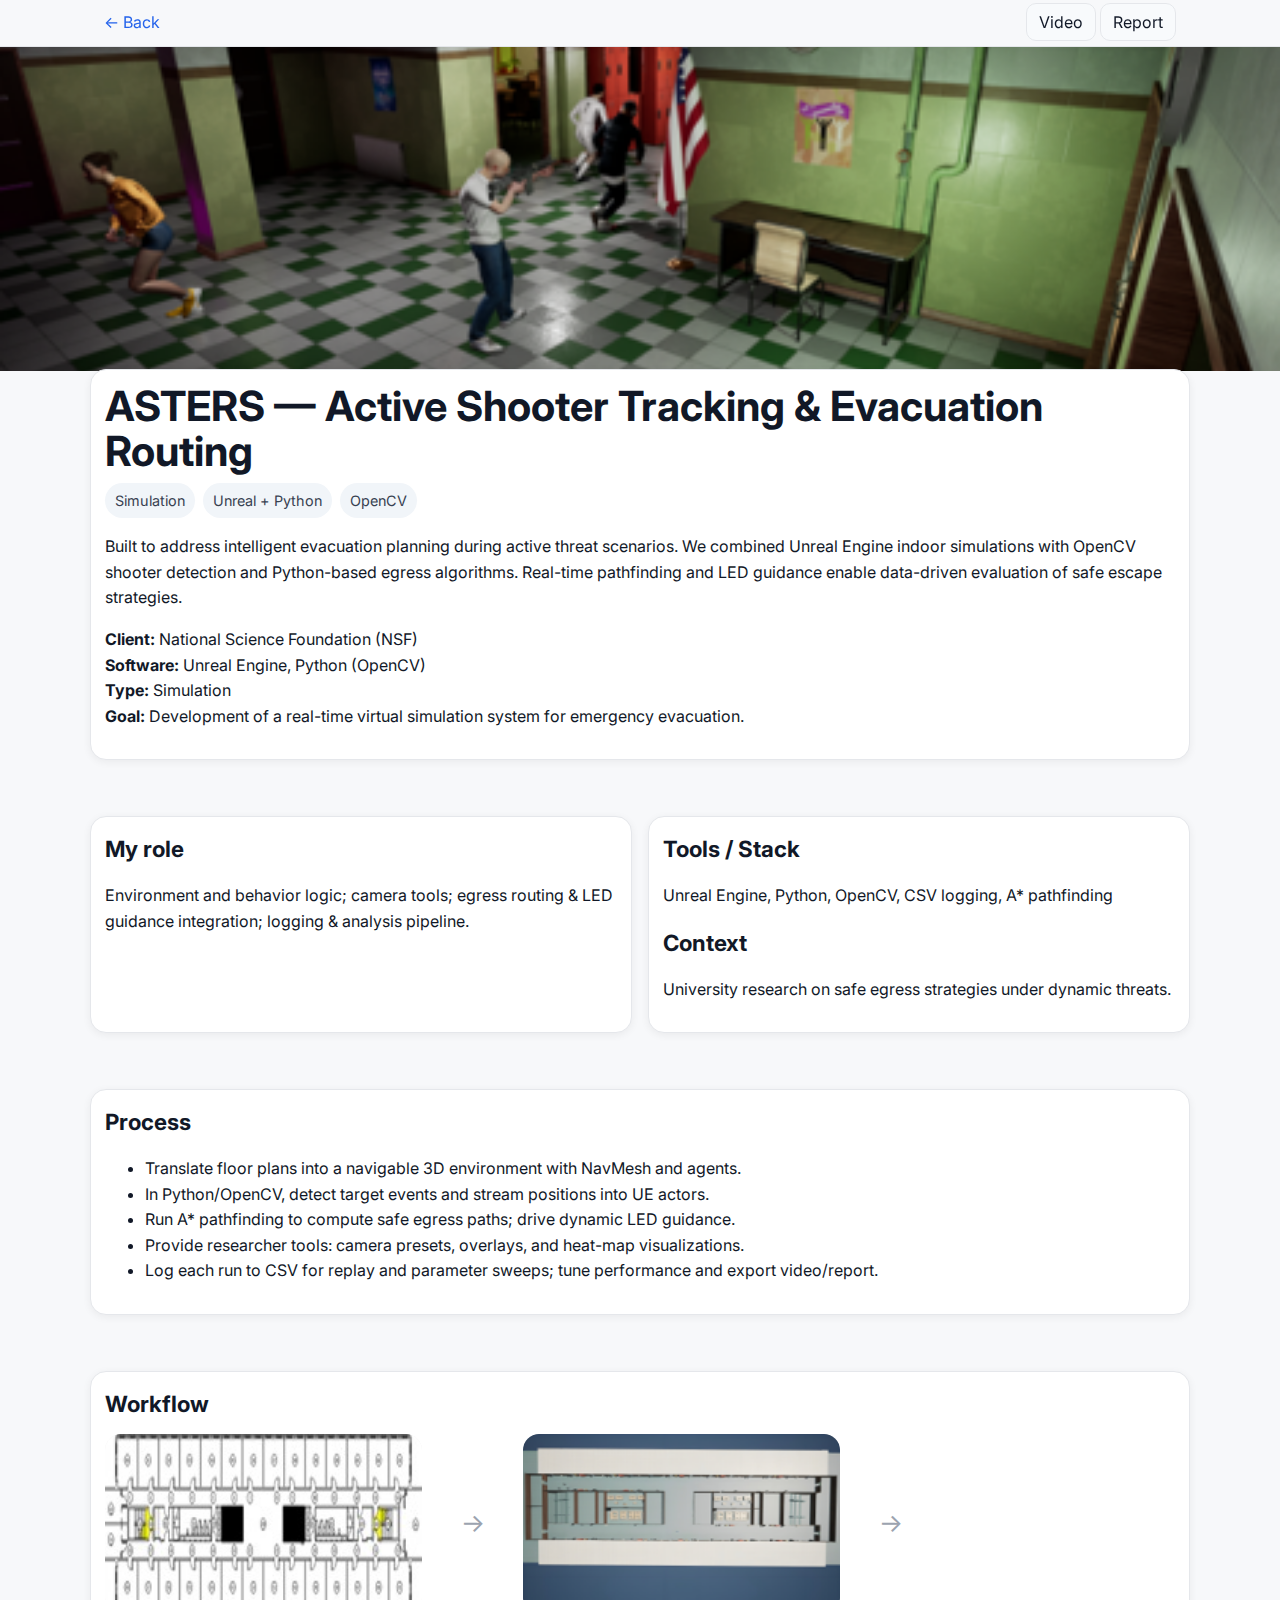
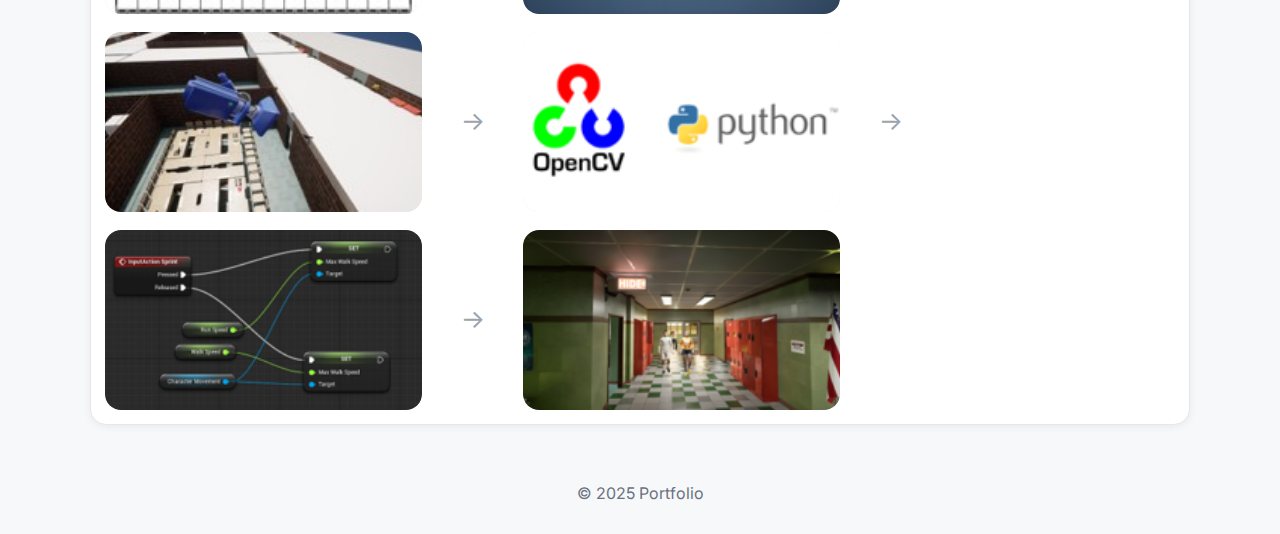
<file: index.html>
<!DOCTYPE html>
<html lang="en">
<head>
  <meta charset="utf-8" />
  <meta name="viewport" content="width=device-width, initial-scale=1" />
  <title>ASTERS — Active Shooter Tracking & Evacuation Routing — Project</title>
  <link href="https://fonts.googleapis.com/css2?family=Inter:wght@400;600;700;800&display=swap" rel="stylesheet">
  <style>
    :root{
      --bg:#f7f8fa;
      --surface:#ffffff;
      --muted:#6b7280;
      --text:#111827;
      --border:#e5e7eb;
      --chip:#f1f5f9;
      --brand:#2563eb;
      --radius:12px;
      --shadow:0 2px 8px rgba(0,0,0,.06);
    }
    *{box-sizing:border-box}
    html{scroll-behavior:smooth}
    body{margin:0; font-family:Inter, system-ui, -apple-system, Segoe UI, Roboto, Arial; color:var(--text); background:var(--bg); line-height:1.6}
    a{color:var(--brand); text-decoration:none}
    a:hover{text-decoration:underline}
    img{max-width:100%; display:block}
    .wrap{width:min(1100px,92vw); margin:0 auto}
    header.top{position:sticky; top:0; z-index:10; background:rgba(247,248,250,.75); backdrop-filter:blur(8px); border-bottom:1px solid var(--border)}
    .top-inner{display:flex; align-items:center; justify-content:space-between; gap:12px; padding:10px 14px}
    .btn{padding:8px 12px; border-radius:10px; border:1px solid var(--border); background:#f8fafc; color:#111827; text-decoration:none}
    .btn:hover{background:#eef2f7}
    /* Hero */
    .hero{height:min(36vh,360px); background:#ddd center/cover no-repeat; background-image:url('../A.png')}
    main section{padding:28px 0}
    .panel{background:var(--surface); border:1px solid var(--border); border-radius:16px; padding:14px; box-shadow:var(--shadow)}
    h1{font-size:clamp(1.8rem,4.4vw,2.6rem); line-height:1.1; margin:0 0 8px}
    h2{font-size:1.4rem; margin:0 0 12px}
    .tags{display:flex; gap:8px; flex-wrap:wrap; margin-top:8px}
    .tag{background:var(--chip); color:#374151; padding:6px 10px; border-radius:999px; font-size:.9rem}
    .two{display:grid; grid-template-columns:1fr 1fr; gap:16px}
    @media (max-width:900px){ .two{grid-template-columns:1fr} }

    /* Workflow with two-layer outlayer effect */
    .wf-grid{
      display:grid; grid-template-columns:repeat(13,1fr);
      gap:18px; align-items:center;
    }
    .wf-card{
      grid-column:span 4;
      position:relative; isolation:isolate;
      height:180px; border-radius:16px; overflow:hidden;
    }
    /* back plate (outlayer) */
    .wf-card::before{
      content:"";
      position:absolute; inset:10px -10px -10px 10px;  /* tweak for more/less reveal */
      background:#ffffff;
      border-radius:18px;
      box-shadow:0 10px 26px rgba(0,0,0,.12), 0 2px 6px rgba(0,0,0,.06);
      z-index:0;
    }
    /* front image layer */
    .wf-card .pic{
      position:relative; z-index:1; height:100%;
      border-radius:14px; overflow:hidden;
      box-shadow:0 6px 18px rgba(0,0,0,.10);
      background:#f5f5f5;
    }
    .wf-card img{width:100%; height:100%; object-fit:cover}
    .wf-arrow{grid-column:span 1; text-align:center; color:#9ca3af; font-size:1.6rem}
    footer{padding:28px 0; color:#6b7280; text-align:center}
  </style>
</head>
<body>
  <header class="top">
    <div class="wrap top-inner">
      <div class="crumbs"><a href="../index.html">← Back</a></div>
      <div class="btns">
        <a class="btn" target="_blank" rel="noopener" href="https://youtu.be/vZf56XWqUsY">Video</a>
        <a class="btn" target="_blank" rel="noopener" href="https://drive.google.com/file/d/1XUJs0Y8INELjnUNagX6r9uAhdaMSqK4y/view?usp=drive_link">Report</a>
      </div>
    </div>
  </header>

  <!-- Hero -->
  <div class="hero" title="ASTERS hero"></div>

  <main class="wrap">
    <!-- Intro -->
    <section>
      <div class="panel" style="margin-top:-30px">
        <h1>ASTERS — Active Shooter Tracking & Evacuation Routing</h1>
        <div class="tags">
          <span class="tag">Simulation</span>
          <span class="tag">Unreal + Python</span>
          <span class="tag">OpenCV</span>
        </div>
        <p>
          Built to address intelligent evacuation planning during active threat scenarios. We combined Unreal Engine indoor
          simulations with OpenCV shooter detection and Python-based egress algorithms. Real-time pathfinding and LED guidance
          enable data-driven evaluation of safe escape strategies.
        </p>
        <p>
          <strong>Client:</strong> National Science Foundation (NSF)<br>
          <strong>Software:</strong> Unreal Engine, Python (OpenCV)<br>
          <strong>Type:</strong> Simulation<br>
          <strong>Goal:</strong> Development of a real-time virtual simulation system for emergency evacuation.
        </p>
      </div>
    </section>

    <!-- Role / Tools -->
    <section class="two">
      <div class="panel">
        <h2>My role</h2>
        <p>Environment and behavior logic; camera tools; egress routing & LED guidance integration; logging & analysis pipeline.</p>
      </div>
      <div class="panel">
        <h2>Tools / Stack</h2>
        <p>Unreal Engine, Python, OpenCV, CSV logging, A* pathfinding</p>
        <h2 style="margin-top:10px">Context</h2>
        <p>University research on safe egress strategies under dynamic threats.</p>
      </div>
    </section>

    <!-- Process -->
    <section>
      <div class="panel">
        <h2>Process</h2>
        <ul>
          <li>Translate floor plans into a navigable 3D environment with NavMesh and agents.</li>
          <li>In Python/OpenCV, detect target events and stream positions into UE actors.</li>
          <li>Run A* pathfinding to compute safe egress paths; drive dynamic LED guidance.</li>
          <li>Provide researcher tools: camera presets, overlays, and heat-map visualizations.</li>
          <li>Log each run to CSV for replay and parameter sweeps; tune performance and export video/report.</li>
        </ul>
      </div>
    </section>

    <!-- Workflow (two-layer cards) -->
    <section>
      <div class="panel">
        <h2>Workflow</h2>
        <div class="wf-grid">
          <div class="wf-card"><div class="pic"><img src="../A-1.jpg" alt="Workflow step 1" loading="lazy"></div></div>
          <div class="wf-arrow">→</div>
          <div class="wf-card"><div class="pic"><img src="../A-2.png" alt="Workflow step 2" loading="lazy"></div></div>
          <div class="wf-arrow">→</div>
          <div class="wf-card"><div class="pic"><img src="../A-3.jpg" alt="Workflow step 3" loading="lazy"></div></div>
          <div class="wf-arrow">→</div>
          <div class="wf-card"><div class="pic"><img src="../A-4.png" alt="Workflow step 4" loading="lazy"></div></div>
          <div class="wf-arrow">→</div>
          <div class="wf-card"><div class="pic"><img src="../A-5.png" alt="Workflow step 5" loading="lazy"></div></div>
          <div class="wf-arrow">→</div>
          <div class="wf-card"><div class="pic"><img src="../A-6.png" alt="Workflow step 6" loading="lazy"></div></div>
        </div>
      </div>
    </section>
  </main>

  <footer>© 2025  Portfolio</footer>
</body>
</html>
</file>
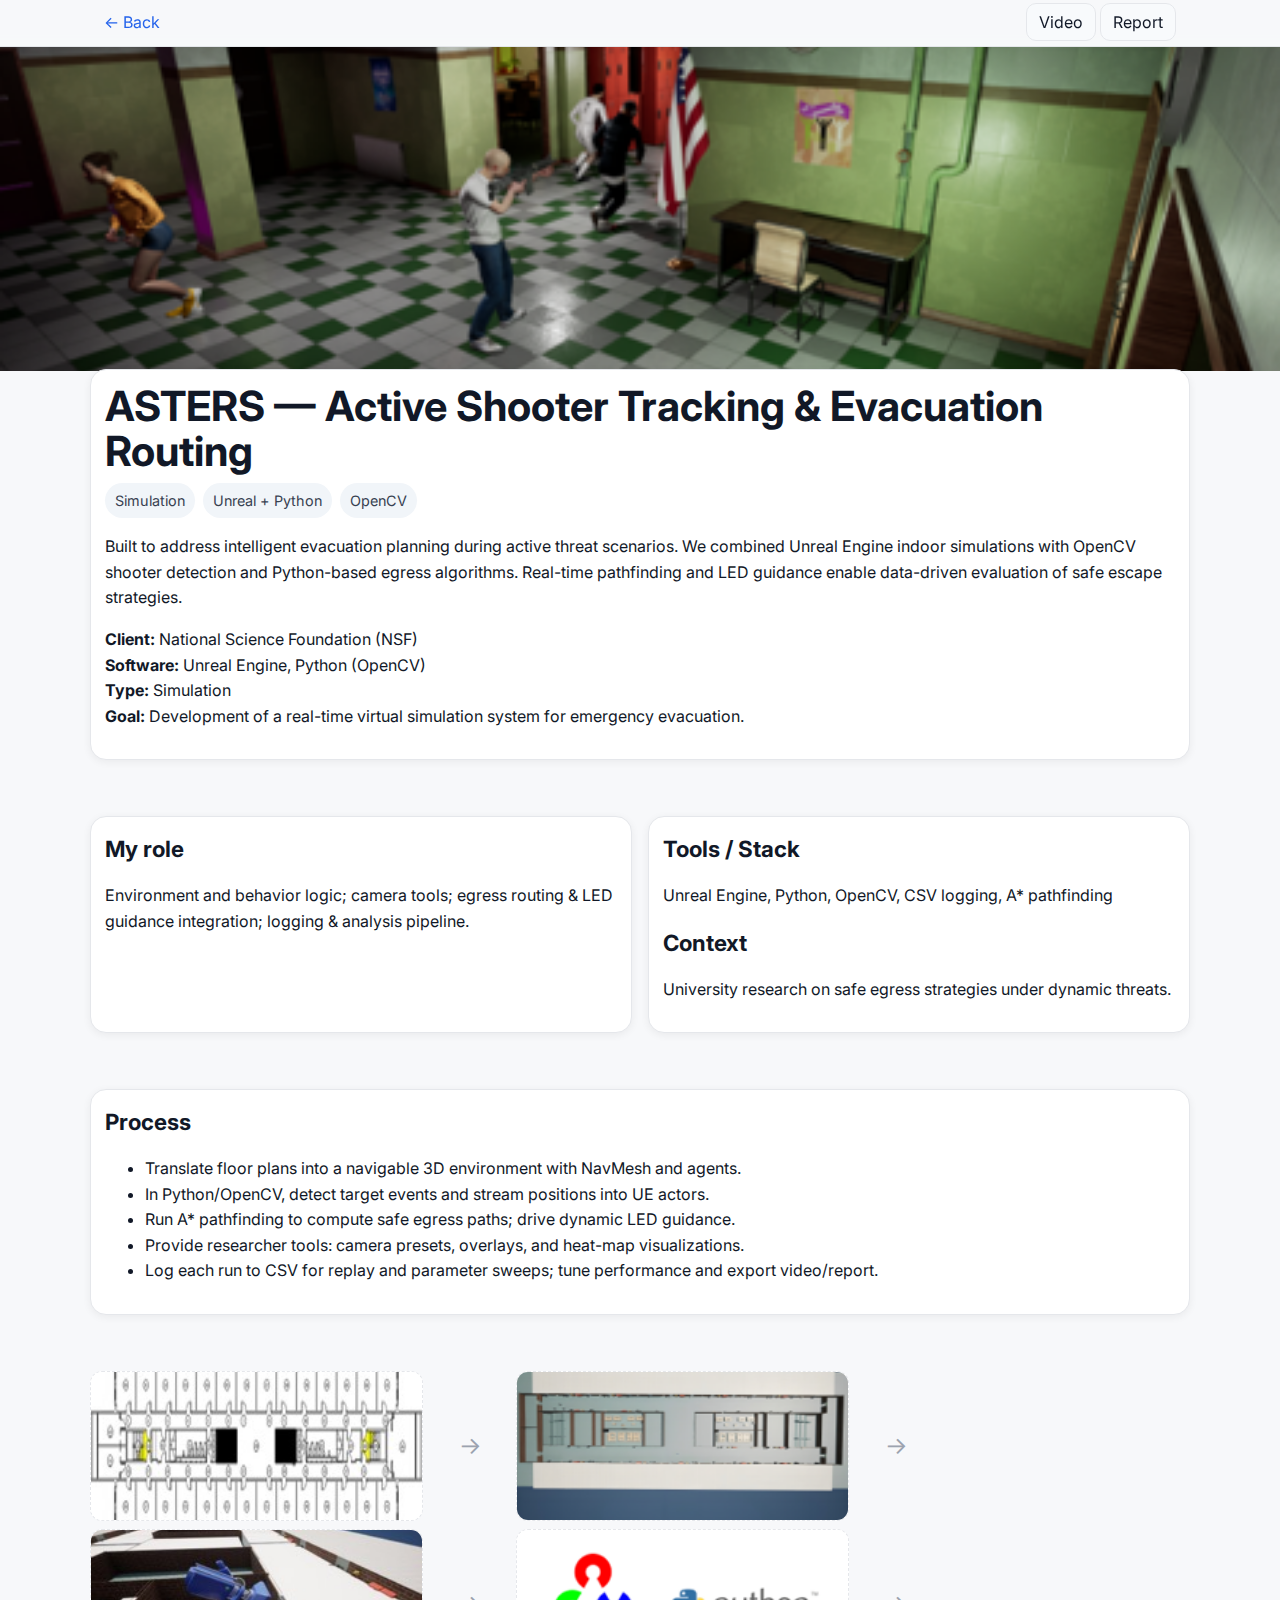
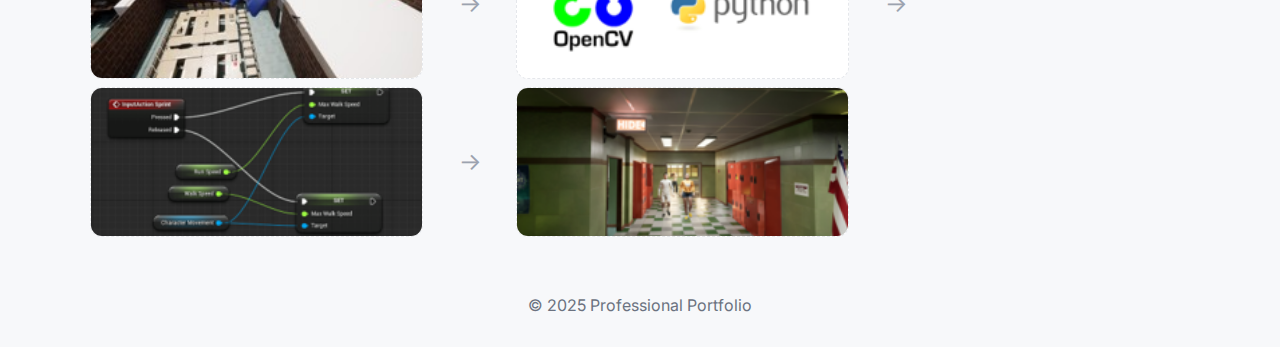
<file: asters.html>
<!DOCTYPE html>
<html lang="en">
<head>
  <meta charset="utf-8" />
  <meta name="viewport" content="width=device-width, initial-scale=1" />
  <title>ASTERS — Active Shooter Tracking & Evacuation Routing — Project</title>
  <link href="https://fonts.googleapis.com/css2?family=Inter:wght@400;600;700;800&display=swap" rel="stylesheet">
  <style>
    :root{
      --bg:#f7f8fa;
      --surface:#ffffff;
      --muted:#6b7280;
      --text:#111827;
      --border:#e5e7eb;
      --chip:#f1f5f9;
      --brand:#2563eb;
      --radius:12px;
      --shadow:0 2px 8px rgba(0,0,0,.06);
    }
    *{box-sizing:border-box}
    html{scroll-behavior:smooth}
    body{margin:0; font-family:Inter, system-ui, -apple-system, Segoe UI, Roboto, Arial; color:var(--text); background:var(--bg); line-height:1.6}
    a{color:var(--brand); text-decoration:none}
    a:hover{text-decoration:underline}
    img{max-width:100%; display:block}
    .wrap{width:min(1100px,92vw); margin:0 auto}
    header.top{position:sticky; top:0; z-index:10; background:rgba(247,248,250,.75); backdrop-filter:blur(8px); border-bottom:1px solid var(--border)}
    .top-inner{display:flex; align-items:center; justify-content:space-between; gap:12px; padding:10px 14px}
    .btn{padding:8px 12px; border-radius:10px; border:1px solid var(--border); background:#f8fafc; color:#111827; text-decoration:none}
    .btn:hover{background:#eef2f7}
    .hero{height:min(36vh,360px); background:#ddd center/cover no-repeat; background-image:url('A.png')}
    main section{padding:28px 0}
    .panel{background:var(--surface); border:1px solid var(--border); border-radius:16px; padding:14px; box-shadow:var(--shadow)}
    h1{font-size:clamp(1.8rem,4.4vw,2.6rem); line-height:1.1; margin:0 0 8px}
    h2{font-size:1.4rem; margin:0 0 12px}
    .tags{display:flex; gap:8px; flex-wrap:wrap; margin-top:8px}
    .tag{background:var(--chip); color:#374151; padding:6px 10px; border-radius:999px; font-size:.9rem}
    .two{display:grid; grid-template-columns:1fr 1fr; gap:16px}
    @media (max-width:900px){ .two{grid-template-columns:1fr} }
    /* Workflow */
    .wf-grid{display:grid; grid-template-columns:repeat(13,1fr); gap:8px; align-items:center}
    .wf-card{grid-column:span 4; border:1px dashed var(--border); border-radius:12px; background:#fff; height:150px; overflow:hidden}
    .wf-card img{width:100%; height:100%; object-fit:cover}
    .wf-arrow{grid-column:span 1; text-align:center; color:#9ca3af; font-size:1.5rem}
    footer{padding:28px 0; color:#6b7280; text-align:center}
  </style>
</head>
<body>
  <header class="top">
    <div class="wrap top-inner">
      <!-- If this file sits in /projects, use href="../index.html" -->
      <div class="crumbs"><a href="index.html">← Back</a></div>
      <div class="btns">
        <a class="btn" target="_blank" rel="noopener" href="https://youtu.be/vZf56XWqUsY">Video</a>
        <a class="btn" target="_blank" rel="noopener" href="https://drive.google.com/file/d/1XUJs0Y8INELjnUNagX6r9uAhdaMSqK4y/view?usp=drive_link">Report</a>
      </div>
    </div>
  </header>

  <!-- Hero -->
  <div class="hero" title="ASTERS hero"></div>

  <main class="wrap">
    <!-- Intro -->
    <section>
      <div class="panel" style="margin-top:-30px">
        <h1>ASTERS — Active Shooter Tracking & Evacuation Routing</h1>
        <div class="tags">
          <span class="tag">Simulation</span>
          <span class="tag">Unreal + Python</span>
          <span class="tag">OpenCV</span>
        </div>
        <p>
          Built to address intelligent evacuation planning during active threat scenarios. We combined Unreal Engine indoor
          simulations with OpenCV shooter detection and Python-based egress algorithms. Real-time pathfinding and LED guidance
          enable data-driven evaluation of safe escape strategies.
        </p>
        <p>
          <strong>Client:</strong> National Science Foundation (NSF)<br>
          <strong>Software:</strong> Unreal Engine, Python (OpenCV)<br>
          <strong>Type:</strong> Simulation<br>
          <strong>Goal:</strong> Development of a real-time virtual simulation system for emergency evacuation.
        </p>
      </div>
    </section>

    <!-- Role / Tools -->
    <section class="two">
      <div class="panel">
        <h2>My role</h2>
        <p>Environment and behavior logic; camera tools; egress routing & LED guidance integration; logging & analysis pipeline.</p>
      </div>
      <div class="panel">
        <h2>Tools / Stack</h2>
        <p>Unreal Engine, Python, OpenCV, CSV logging, A* pathfinding</p>
        <h2 style="margin-top:10px">Context</h2>
        <p>University research on safe egress strategies under dynamic threats.</p>
      </div>
    </section>

    <!-- Process (single) -->
    <section>
      <div class="panel">
        <h2>Process</h2>
        <ul>
          <li>Translate floor plans into a navigable 3D environment with NavMesh and agents.</li>
          <li>In Python/OpenCV, detect target events and stream positions into UE actors.</li>
          <li>Run A* pathfinding to compute safe egress paths; drive dynamic LED guidance.</li>
          <li>Provide researcher tools: camera presets, overlays, and heat-map visualizations.</li>
          <li>Log each run to CSV for replay and parameter sweeps; tune performance and export video/report.</li>
        </ul>
      </div>
    </section>

    <!-- Workflow (A-1.png ... A-6.png) -->
    <section>
      <div class="wf-grid">
  <div class="wf-card"><img src="A-1.jpg" alt="Workflow step 1" loading="lazy"></div>
  <div class="wf-arrow">→</div>
  <div class="wf-card"><img src="A-2.png" alt="Workflow step 2" loading="lazy"></div>
  <div class="wf-arrow">→</div>
  <div class="wf-card"><img src="A-3.jpg" alt="Workflow step 3" loading="lazy"></div>
  <div class="wf-arrow">→</div>
  <div class="wf-card"><img src="A-4.png" alt="Workflow step 4" loading="lazy"></div>
  <div class="wf-arrow">→</div>
  <div class="wf-card"><img src="A-5.png" alt="Workflow step 5" loading="lazy"></div>
  <div class="wf-arrow">→</div>
  <div class="wf-card"><img src="A-6.png" alt="Workflow step 6" loading="lazy"></div>
</div>

    </section>
  </main>

  <footer>© 2025 Professional Portfolio</footer>
</body>
</html>
</file>
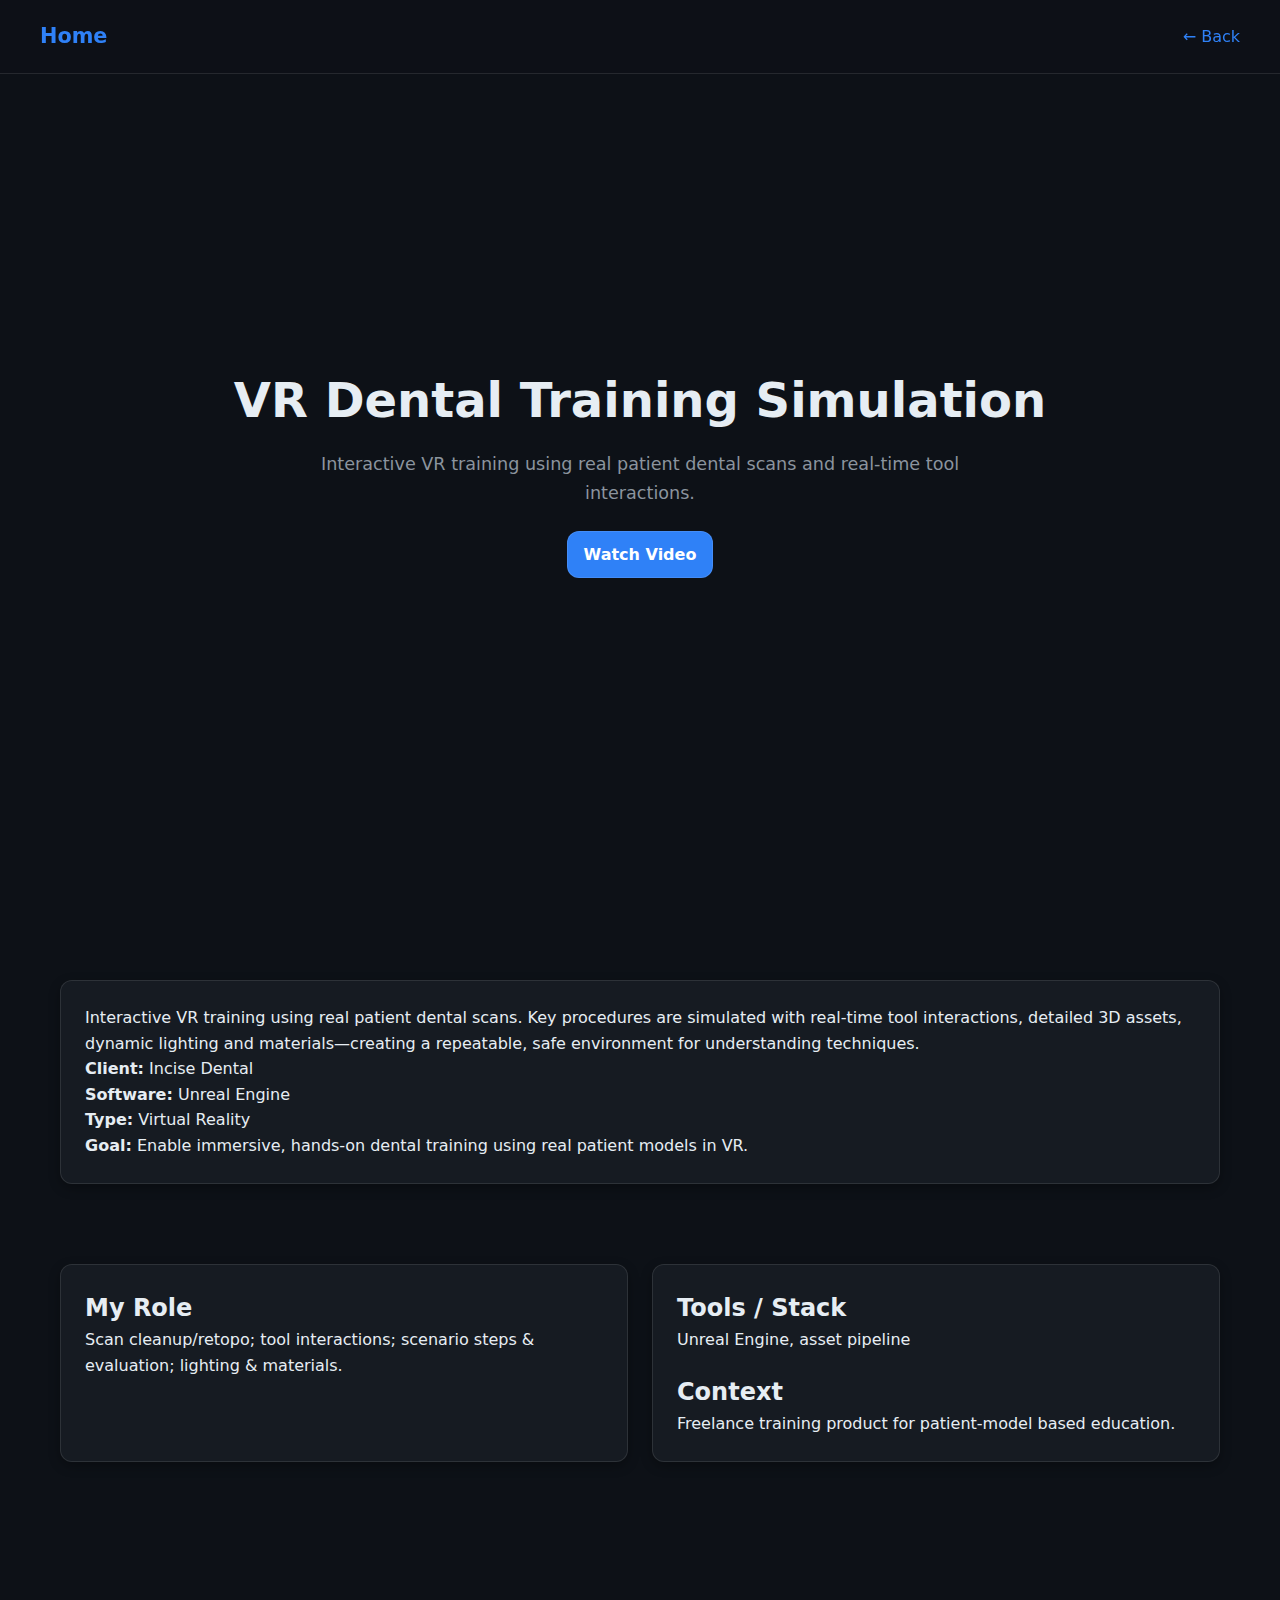
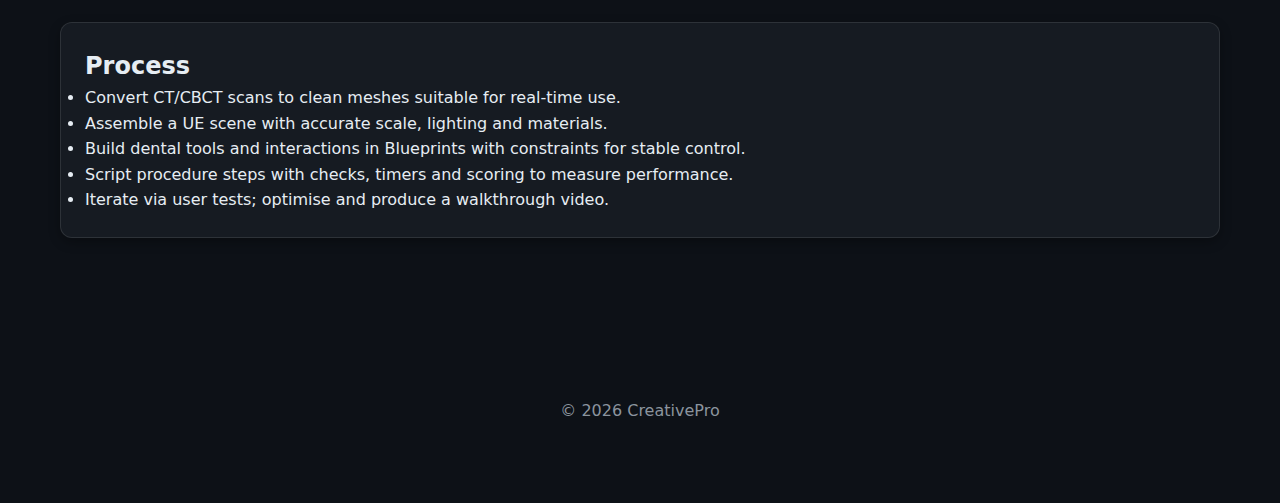
<file: dental-vr.html>
<!DOCTYPE html>
<html lang="en">
<head>
  <meta charset="utf-8">
  <meta name="viewport" content="width=device-width, initial-scale=1">
  <title>VR Dental Training Simulation — Project</title>
  <!-- Use shared dark theme stylesheet -->
  <link rel="stylesheet" href="style.css">
</head>
<body>
  <!-- Hero section without animated swirls -->
  <header class="hero">
    <nav class="navbar">
    <div class="brand"><a href="index.html">Home</a></div>
      <div><a href="creative.html">← Back</a></div>
    </nav>
    <div class="hero-content">
      <h1 class="hero-title">VR Dental Training Simulation</h1>
      <p class="hero-tagline">Interactive VR training using real patient dental scans and real‑time tool interactions.</p>
      <div class="hero-cta">
        <a class="btn" href="https://youtu.be/q3jmrM6cjmI" target="_blank" rel="noopener">Watch Video</a>
      </div>
    </div>
    <!-- Hero image for Dental VR -->
  </header>

  <main>
    <section class="section">
      <div class="panel">
        <p>
          Interactive VR training using real patient dental scans. Key procedures are simulated with real‑time tool interactions, detailed 3D assets, dynamic lighting and materials—creating a repeatable, safe environment for understanding techniques.
        </p>
        <p>
          <strong>Client:</strong> Incise Dental<br>
          <strong>Software:</strong> Unreal Engine<br>
          <strong>Type:</strong> Virtual Reality<br>
          <strong>Goal:</strong> Enable immersive, hands‑on dental training using real patient models in VR.
        </p>
      </div>
    </section>

    <section class="section" style="padding-top:0;">
      <div class="two-col">
        <div class="panel">
          <h2>My Role</h2>
          <p>Scan cleanup/retopo; tool interactions; scenario steps &amp; evaluation; lighting &amp; materials.</p>
        </div>
        <div class="panel">
          <h2>Tools / Stack</h2>
          <p>Unreal Engine, asset pipeline</p>
          <h2 style="margin-top:20px;">Context</h2>
          <p>Freelance training product for patient‑model based education.</p>
        </div>
      </div>
    </section>

    <section class="section">
      <div class="panel">
        <h2>Process</h2>
        <ul>
          <li>Convert CT/CBCT scans to clean meshes suitable for real‑time use.</li>
          <li>Assemble a UE scene with accurate scale, lighting and materials.</li>
          <li>Build dental tools and interactions in Blueprints with constraints for stable control.</li>
          <li>Script procedure steps with checks, timers and scoring to measure performance.</li>
          <li>Iterate via user tests; optimise and produce a walkthrough video.</li>
        </ul>
      </div>
    </section>

    <footer class="section" style="text-align:center; color:var(--muted);">
      &copy; <script>document.write(new Date().getFullYear());</script> CreativePro
    </footer>
  </main>
</body>
</html>
</file>
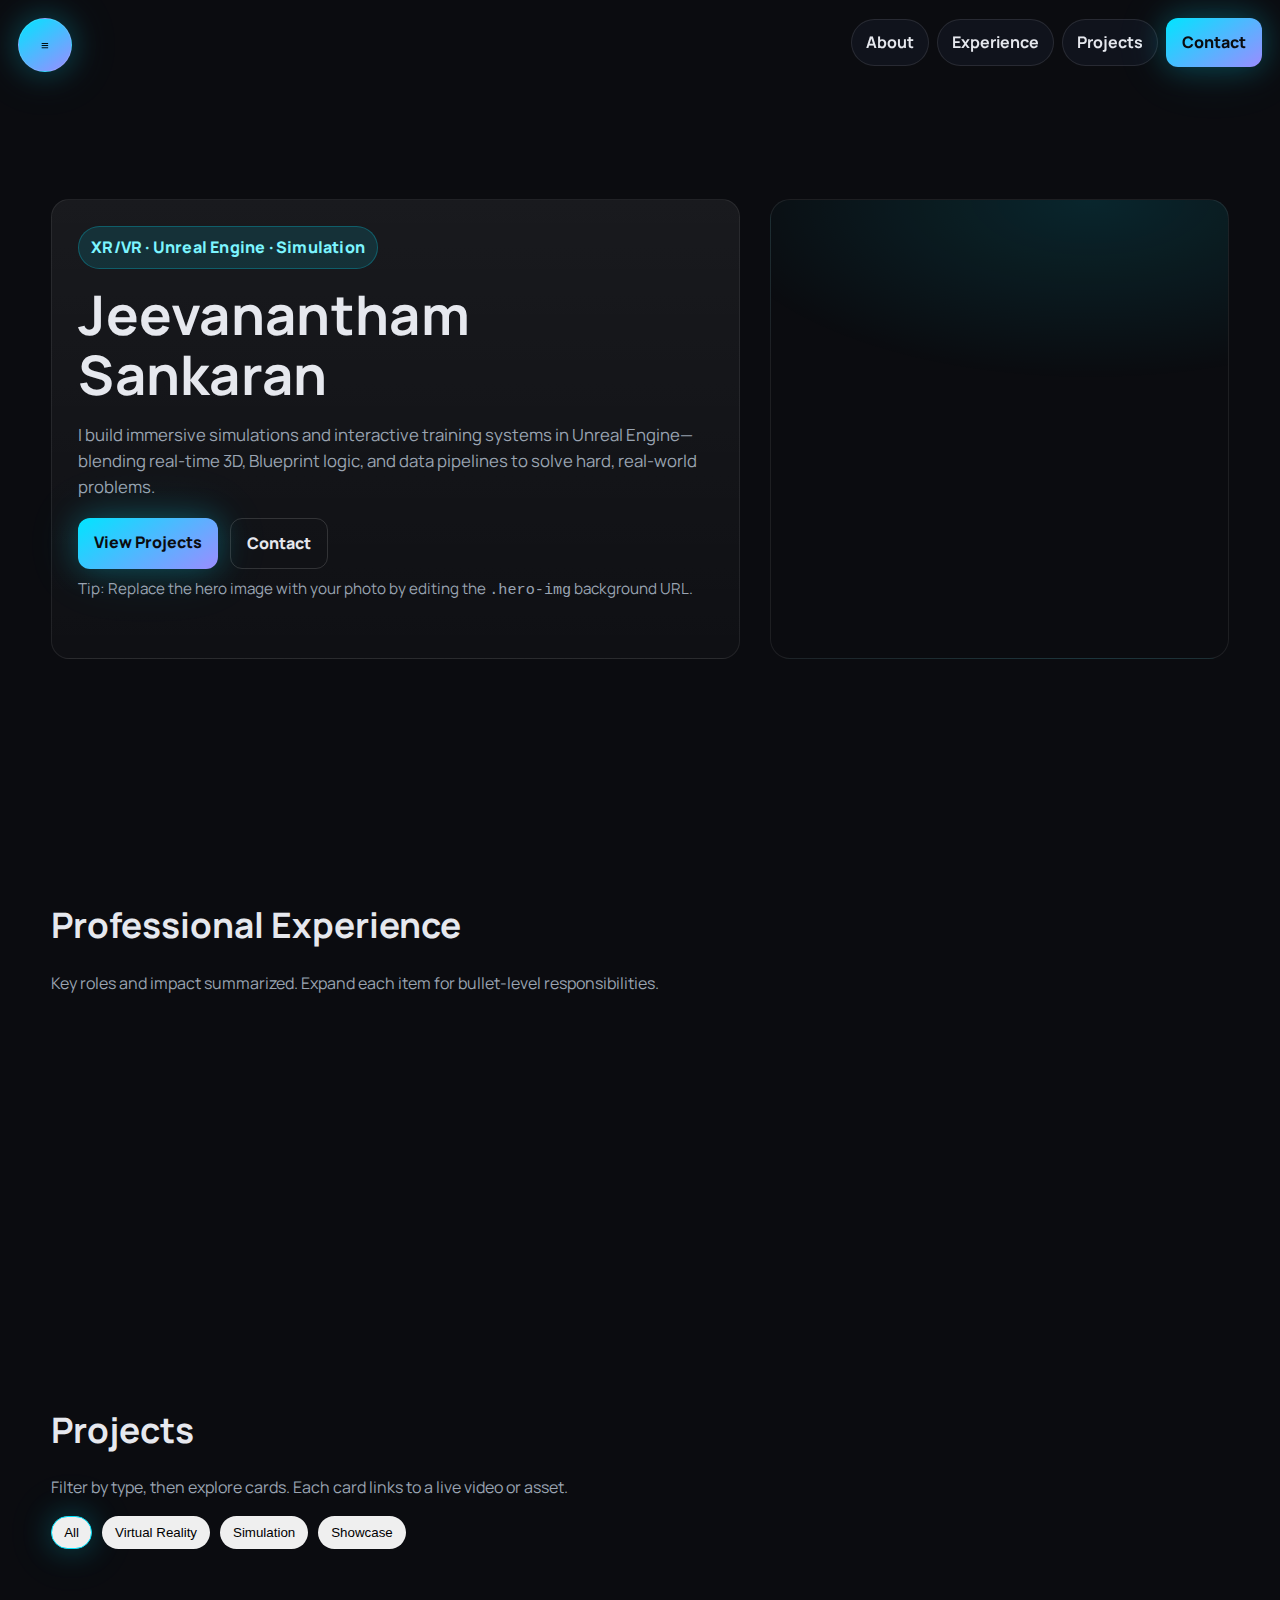
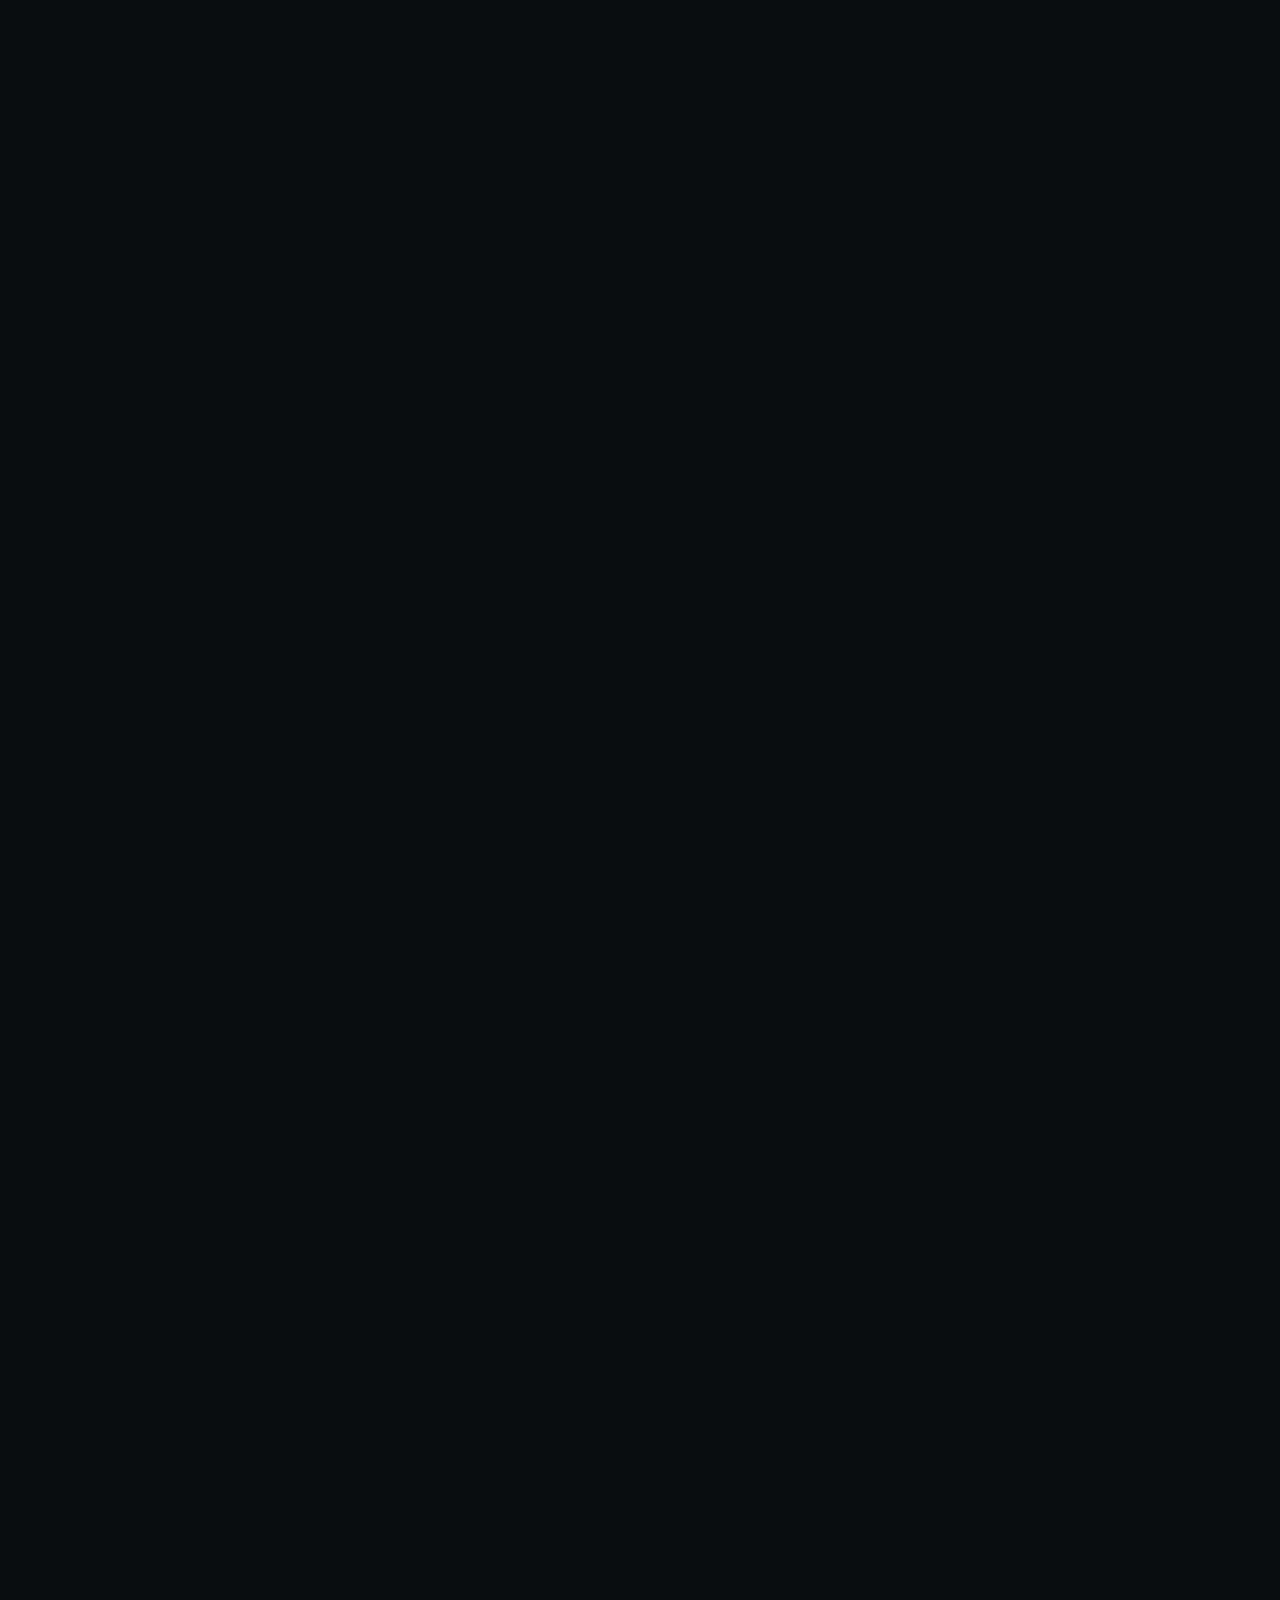
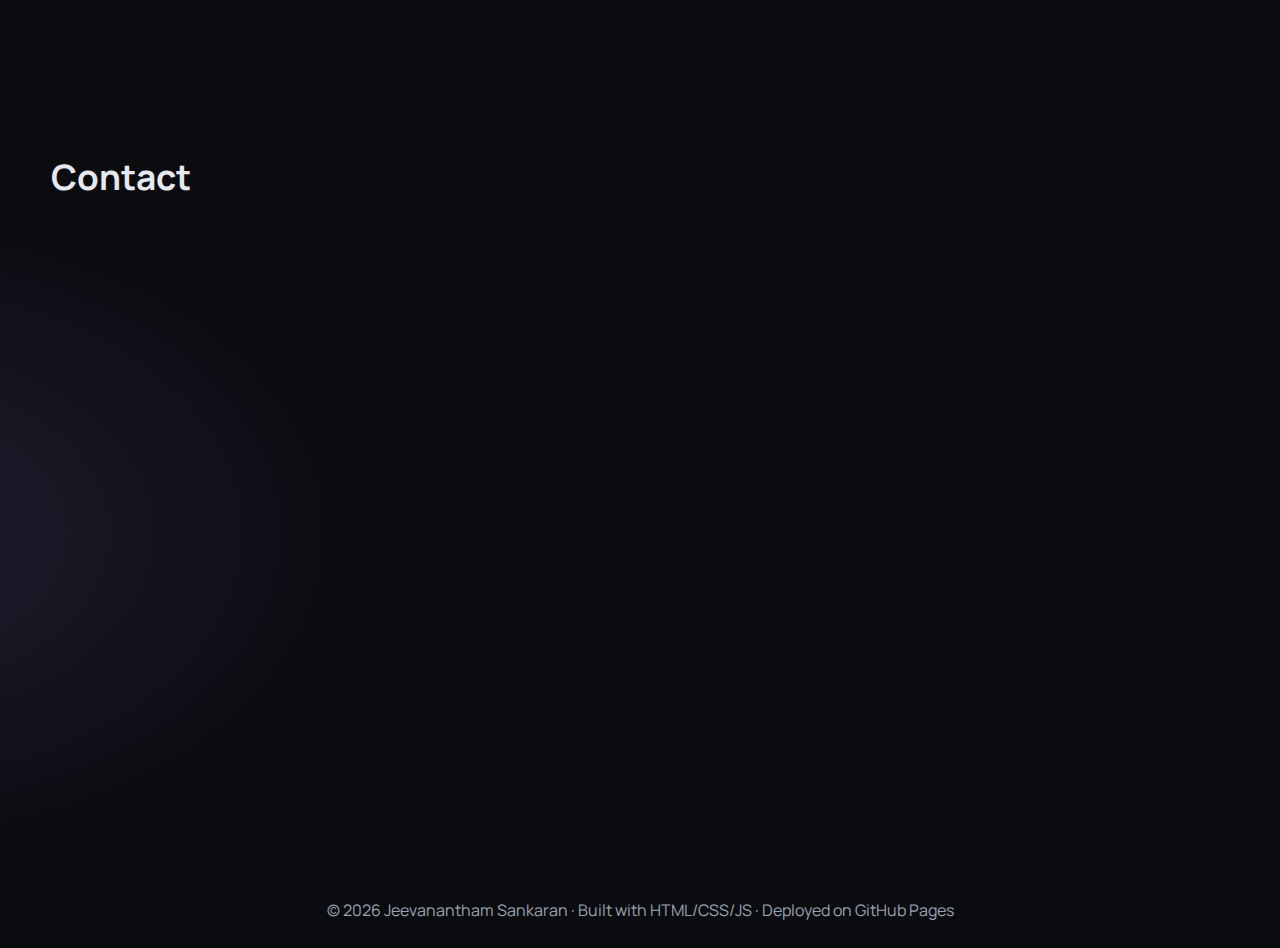
<file: index_brief_projects.html>
<!DOCTYPE html>
<html lang="en">
<head>
  <meta charset="utf-8" />
  <meta name="viewport" content="width=device-width, initial-scale=1" />
  <title>Jeevanantham Sankaran · XR/VR Portfolio</title>
  <meta name="description" content="XR/VR developer portfolio featuring IIT Bombay VR truck mission, ASTERS simulation, VR dental training, and Ravana VR showcase.">
  <link href="https://fonts.googleapis.com/css2?family=Manrope:wght@400;600;700;800&display=swap" rel="stylesheet">
  <style>
    :root{
      --bg:#0b0c10;
      --panel:#111218;
      --muted:#9aa4b2;
      --brand:#00e5ff;
      --brand2:#7cf5ff;
      --text:#e6e8ee;
      --accent:#9b8cff;
      --card:#141724;
      --glow: 0 0 30px rgba(0,229,255,.25), 0 0 60px rgba(0,229,255,.12);
      --radius:18px;
    }
    *{box-sizing:border-box}
    html{scroll-behavior:smooth}
    body{
      margin:0;
      font-family:"Manrope",system-ui,-apple-system,Segoe UI,Roboto,Ubuntu,"Helvetica Neue",Arial;
      color:var(--text);
      background:radial-gradient(1200px 500px at 80% -10%, rgba(124,245,255,.12), transparent 55%),
                 radial-gradient(900px 600px at -10% 90%, rgba(155,140,255,.14), transparent 55%),
                 var(--bg);
      line-height:1.55;
    }
    /* ===== Floating Left Corner Button (Quick Menu) ===== */
    #quickMenu{
      position:fixed; left:18px; top:18px; z-index:1000;
      display:flex; align-items:center; gap:10px;
    }
    #quickToggle{
      width:54px; height:54px; border-radius:50%;
      border:1px solid rgba(255,255,255,.12);
      background:linear-gradient(145deg, var(--brand), var(--accent));
      color:#001015; font-weight:800;
      box-shadow:var(--glow);
      cursor:pointer;
    }
    #quickPanel{
      display:none;
      background:rgba(17,18,24,.9);
      backdrop-filter: blur(8px);
      border:1px solid rgba(255,255,255,.08);
      padding:10px; border-radius:999px;
    }
    #quickPanel a{
      padding:10px 14px; border-radius:999px; text-decoration:none; color:var(--text);
      border:1px solid rgba(255,255,255,.1);
      background:linear-gradient(180deg, rgba(255,255,255,.06), rgba(255,255,255,.02));
      margin-right:6px; font-weight:700; font-size:.92rem;
    }
    #quickPanel a:hover{border-color:rgba(255,255,255,.25)}
    /* ===== Top Nav (right) ===== */
    nav{
      position:fixed; right:18px; top:18px; z-index:999;
      display:flex; gap:8px; align-items:center;
    }
    nav a{
      text-decoration:none; color:var(--text); font-weight:700;
      padding:10px 14px; border-radius:999px;
      border:1px solid rgba(255,255,255,.1);
      background:rgba(20,23,36,.65);
      backdrop-filter: blur(8px);
    }
    nav a:hover{border-color:rgba(255,255,255,.25)}
    /* ===== Hero ===== */
    header.hero{
      min-height:92vh; display:grid; place-items:center; position:relative; overflow:hidden;
      padding:110px 22px 80px;
    }
    .hero-grid{
      width:min(1200px, 92vw);
      display:grid; grid-template-columns: 1.2fr .8fr; gap:30px;
    }
    @media (max-width:900px){
      .hero-grid{grid-template-columns:1fr}
    }
    .hero-card{
      background:linear-gradient(180deg, rgba(255,255,255,.06), rgba(255,255,255,.02));
      border:1px solid rgba(255,255,255,.08);
      border-radius:var(--radius); padding:26px;
    }
    .badge{
      display:inline-flex; align-items:center; gap:8px;
      padding:8px 12px; border-radius:999px;
      background:rgba(0,229,255,.12); color:var(--brand2); font-weight:800; letter-spacing:.2px;
      border:1px solid rgba(0,229,255,.25);
    }
    h1{
      font-size:clamp(2.1rem, 5vw, 3.4rem); line-height:1.1; margin:16px 0 10px; letter-spacing:.3px;
    }
    .subtitle{color:var(--muted); font-size:1.05rem}
    .cta{margin-top:18px; display:flex; gap:12px; flex-wrap:wrap}
    .btn{
      appearance:none; border:none; cursor:pointer; text-decoration:none; color:#0b0c10;
      background:linear-gradient(145deg, var(--brand), var(--accent));
      padding:12px 16px; border-radius:12px; font-weight:800; box-shadow:var(--glow);
    }
    .btn.ghost{
      background:transparent; color:var(--text);
      border:1px solid rgba(255,255,255,.14); box-shadow:none;
    }
    .hero-img{
      width:100%; aspect-ratio:1/1; border-radius:20px; overflow:hidden;
      border:1px solid rgba(255,255,255,.08);
      background: radial-gradient(650px 300px at 70% 0%, rgba(0,229,255,.12), transparent 60%), url('https://images.unsplash.com/photo-1581092333992-96a8c3d7f2a9?q=80&w=1200&auto=format&fit=crop') center/cover no-repeat;
    }
    .hero-img img{display:block; width:100%; height:100%; object-fit:cover}
    .note{font-size:.95rem; color:var(--muted); margin-top:8px}
    /* ===== Sections ===== */
    section{padding:70px 22px}
    .wrap{width:min(1200px, 92vw); margin:0 auto}
    h2{font-size:clamp(1.6rem,3.2vw,2.2rem); margin:0 0 18px}
    .lead{color:var(--muted); max-width:860px}
    /* ===== Experience Timeline ===== */
    .timeline{
      display:grid; gap:18px; position:relative; margin-top:24px;
    }
    .item{
      background:linear-gradient(180deg, rgba(255,255,255,.06), rgba(255,255,255,.02));
      border:1px solid rgba(255,255,255,.08); border-radius:var(--radius);
      padding:18px 18px 6px;
    }
    .item header{display:flex; justify-content:space-between; align-items:center; gap:12px}
    .tag{padding:6px 10px; border-radius:999px; border:1px solid rgba(255,255,255,.14); color:var(--brand2); font-weight:800}
    .role{font-weight:800}
    details{margin:10px 0 6px}
    summary{cursor:pointer; font-weight:700}
    ul{margin:8px 0 16px 18px}
    /* ===== Projects Grid + Filters ===== */
    .filters{display:flex; gap:10px; flex-wrap:wrap; margin-bottom:12px}
    .chip{border:1px solid rgba(255,255,255,.14); padding:8px 12px; border-radius:999px; cursor:pointer; user-select:none}
    .chip.active{border-color:var(--brand); box-shadow:var(--glow)}
    .grid{display:grid; grid-template-columns:repeat(12,1fr); gap:16px}
    .card{
      grid-column:span 6;
      background:var(--card);
      border:1px solid rgba(255,255,255,.08);
      border-radius:16px; overflow:hidden;
      transition:transform .25s ease, box-shadow .25s ease;
    }
    .card:hover{transform:translateY(-4px); box-shadow:0 10px 40px rgba(0,0,0,.35)}
    @media (max-width:900px){ .card{grid-column:span 12} }
    .media{position:relative; aspect-ratio:16/9; overflow:hidden}
    .media iframe, .media img{position:absolute; inset:0; width:100%; height:100%; border:0}
    .meta{padding:14px 14px 16px}
    .kvs{display:flex; gap:8px; flex-wrap:wrap; margin-top:8px}
    .kv{font-size:.85rem; color:var(--muted)}
    .actions{display:flex; gap:10px; margin-top:12px; flex-wrap:wrap}
    /* ===== Contact ===== */
    .contact{
      display:grid; grid-template-columns:1.2fr .8fr; gap:18px; align-items:center;
    }
    @media (max-width:900px){ .contact{grid-template-columns:1fr} }
    .panel{
      background:linear-gradient(180deg, rgba(255,255,255,.06), rgba(255,255,255,.02));
      border:1px solid rgba(255,255,255,.08); border-radius:var(--radius); padding:18px;
    }
    .field{display:grid; gap:6px; margin:10px 0}
    input, textarea{
      background:#0c0f1a; color:var(--text); border:1px solid rgba(255,255,255,.12);
      padding:12px 12px; border-radius:12px; font: inherit; resize:vertical;
    }
    footer{padding:26px; color:var(--muted); text-align:center}
    /* Reveal on scroll */
    .reveal{opacity:0; transform:translateY(14px); transition: all .6s ease}
    .reveal.show{opacity:1; transform:none}
  </style>
</head>
<body>
  <!-- Left-corner quick button + panel -->
  <div id="quickMenu" aria-label="Quick menu">
    <button id="quickToggle" title="Menu">≡</button>
    <div id="quickPanel" role="menu" aria-hidden="true">
      <a href="#about" role="menuitem">About</a>
      <a href="#experience" role="menuitem">Experience</a>
      <a href="#projects" role="menuitem">Projects</a>
      <a href="#contact" role="menuitem">Contact</a>
    </div>
  </div>

  <!-- Right-corner nav -->
  <nav>
    <a href="#about">About</a>
    <a href="#experience">Experience</a>
    <a href="#projects">Projects</a>
    <a href="#contact" class="btn">Contact</a>
  </nav>

  <!-- HERO -->
  <header id="about" class="hero">
    <div class="hero-grid reveal">
      <div class="hero-card">
        <span class="badge">XR/VR · Unreal Engine · Simulation</span>
        <h1>Jeevanantham Sankaran</h1>
        <p class="subtitle">I build immersive simulations and interactive training systems in Unreal Engine—blending real‑time 3D, Blueprint logic, and data pipelines to solve hard, real‑world problems.</p>
        <div class="cta">
          <a class="btn" href="#projects">View Projects</a>
          <a class="btn ghost" href="#contact">Contact</a>
        </div>
        <p class="note">Tip: Replace the hero image with your photo by editing the <code>.hero-img</code> background URL.</p>
      </div>
      <div class="hero-img" aria-label="VR themed image / your photo goes here"></div>
    </div>
  </header>

  <!-- EXPERIENCE -->
  <section id="experience">
    <div class="wrap">
      <h2>Professional Experience</h2>
      <p class="lead">Key roles and impact summarized. Expand each item for bullet‑level responsibilities.</p>

      <div class="timeline">
        <article class="item reveal">
          <header>
            <div>
              <div class="role">Research Assistant · Indian Institute of Technology (IIT) Bombay</div>
              <div class="kv">Feb 2025 – Present · Mumbai, India</div>
            </div>
            <span class="tag">VR · UE5.3</span>
          </header>
          <details>
            <summary>Highlights (click to expand)</summary>
            <ul>
              <li>Developed VR systems in Unreal Engine 5.3 using Blueprint scripting for hand tracking, scaling, and collision mechanics.</li>
              <li>Designed interactive rural environments with optimized landscapes, spline‑based vehicle animation, and multi‑camera setups.</li>
              <li>Created and refined 3D assets with proper UV mapping, LOD optimization, and performance‑focused material workflows.</li>
              <li>Integrated spatial audio for vehicle motion, animal sounds, and synchronized environmental cues.</li>
              <li>Engineered immersive interaction mechanics (VR teleportation, gesture‑based 3D painting, stair‑walking simulation, real‑time mesh snapping).</li>
              <li>Managed version migration, performance testing, asset pipelines, and optimization for VR deployment.</li>
            </ul>
          </details>
        </article>

        <article class="item reveal">
          <header>
            <div>
              <div class="role">Research Intern · University of Tennessee (UTK)</div>
              <div class="kv">Feb 2024 – Jun 2024 · Knoxville, USA</div>
            </div>
            <span class="tag">Simulation · Python · OpenCV</span>
          </header>
          <details>
            <summary>Highlights (click to expand)</summary>
            <ul>
              <li>Developed immersive 3D environments and level designs in Unreal Engine with realistic architecture and lighting.</li>
              <li>Built Blueprint logic for evacuee and threat movement; implemented real‑time camera systems for analytics.</li>
              <li>Used OpenCV with Python for shooter detection and visual data processing; automated frame analysis and tracking.</li>
              <li>Integrated egress algorithms to compute optimal evacuation routes and control LED guidance systems.</li>
              <li>Established end‑to‑end data pipeline (simulation → CSV → pathfinding → actor behavior response).</li>
              <li>Optimized for real‑time performance and scalability for emergency planning research.</li>
            </ul>
          </details>
        </article>
      </div>
    </div>
  </section>

  <!-- PROJECTS -->
  <section id="projects">
    <div class="wrap">
      <h2>Projects</h2>
      <p class="lead">Filter by type, then explore cards. Each card links to a live video or asset.</p>

      <div class="filters">
        <button class="chip active" data-filter="all">All</button>
        <button class="chip" data-filter="vr">Virtual Reality</button>
        <button class="chip" data-filter="simulation">Simulation</button>
        <button class="chip" data-filter="showcase">Showcase</button>
      </div>

      <div class="grid">
        <!-- Maharashtra Drone Mission -->
        <article class="card reveal" data-tags="vr simulation">
          <div class="media">
            <iframe src="https://www.youtube.com/embed/7zgsyIyo7qQ" title="Maharashtra Drone Mission"></iframe>
          </div>
          <div class="meta">
            <h3>Maharashtra Drone Mission (VR Truck Command Center)</h3>
            <div class="kvs">
              <span class="kv"><strong>Client:</strong> Govt. of Maharashtra</span>
              <span class="kv"><strong>Type:</strong> Virtual Reality</span>
              <span class="kv"><strong>Stack:</strong> Unreal Engine, Blueprint</span>
            </div>
            <p class="kv">VR simulation of a mobile command truck for monitoring and coordination.</p>
            <div class="actions">
              <a class="btn" target="_blank" rel="noopener" href="https://youtu.be/7zgsyIyo7qQ">Watch Video</a>
            </div>
          </div>
        </article>

        <!-- ASTERS -->
        <article class="card reveal" data-tags="simulation">
          <div class="media">
            <iframe src="https://www.youtube.com/embed/vZf56XWqUsY" title="ASTERS"></iframe>
          </div>
          <div class="meta">
            <h3>ASTERS: Active Shooter Tracking & Evacuation Routing</h3>
            <div class="kvs">
              <span class="kv"><strong>Client:</strong> NSF (USA)</span>
              <span class="kv"><strong>Type:</strong> Simulation</span>
              <span class="kv"><strong>Stack:</strong> Unreal Engine, Python, OpenCV</span>
            </div>
            <p class="kv">Indoor simulation with real‑time detection, pathfinding, and LED guidance to study evacuation strategies.</p>
            <div class="actions">
              <a class="btn" target="_blank" rel="noopener" href="https://youtu.be/vZf56XWqUsY">Watch Video</a>
              <a class="btn ghost" target="_blank" rel="noopener" href="https://drive.google.com/file/d/1XUJs0Y8INELjnUNagX6r9uAhdaMSqK4y/view?usp=drive_link">Read Report</a>
            </div>
          </div>
        </article>

        <!-- VR Dental Training -->
        <article class="card reveal" data-tags="vr">
          <div class="media">
            <iframe src="https://www.youtube.com/embed/q3jmrM6cjmI" title="VR Dental Training"></iframe>
          </div>
          <div class="meta">
            <h3>VR Dental Training Simulation</h3>
            <div class="kvs">
              <span class="kv"><strong>Client:</strong> Incise Dental</span>
              <span class="kv"><strong>Type:</strong> Virtual Reality</span>
              <span class="kv"><strong>Stack:</strong> Unreal Engine</span>
            </div>
            <p class="kv">VR from real patient scans for repeatable dental training.</p>
            <div class="actions">
              <a class="btn" target="_blank" rel="noopener" href="https://youtu.be/q3jmrM6cjmI">Watch Video</a>
            </div>
          </div>
        </article>

        <!-- Ravana VR Showcase -->
        <article class="card reveal" data-tags="showcase vr">
          <div class="media">
            <iframe src="https://www.youtube.com/embed/1x3rMaC1Cc4" title="Ravana VR"></iframe>
          </div>
          <div class="meta">
            <h3>Ravana VR (Showcase Project)</h3>
            <div class="kvs">
              <span class="kv"><strong>Type:</strong> Virtual Reality · Showcase</span>
              <span class="kv"><strong>Stack:</strong> Unreal Engine, Blender</span>
            </div>
            <p class="kv">Cinematic VR retelling mythological stories with lighting and animation.</p>
            <div class="actions">
              <a class="btn" target="_blank" rel="noopener" href="https://youtu.be/1x3rMaC1Cc4">Watch Video</a>
            </div>
          </div>
        </article>

        <!-- Demo Reel / Additional Works -->
        <article class="card reveal" data-tags="showcase">
          <div class="media">
            <iframe src="https://www.youtube.com/embed/thfuobmoxaI" title="Demo Reel"></iframe>
          </div>
          <div class="meta">
            <h3>Demo Reel & Additional Works</h3>
            <p class="kv">Highlights from multiple projects.</p>
            <div class="actions">
              <a class="btn" target="_blank" rel="noopener" href="https://youtu.be/thfuobmoxaI">Demo Reel</a>
              <a class="btn ghost" target="_blank" rel="noopener" href="https://youtu.be/9AaFZJVDb1U">Extra Video</a>
            </div>
          </div>
        </article>
      </div>
    </div>
  </section>

  <!-- CONTACT -->
  <section id="contact">
    <div class="wrap">
      <h2>Contact</h2>
      <div class="contact">
        <div class="panel reveal">
          <p class="lead">Let’s collaborate. I’m open to roles and projects in XR/VR, simulation, and real‑time visualization.</p>
          <div class="field">
            <label for="name">Name</label>
            <input id="name" placeholder="Your name">
          </div>
          <div class="field">
            <label for="email">Email</label>
            <input id="email" type="email" placeholder="you@example.com">
          </div>
          <div class="field">
            <label for="msg">Message</label>
            <textarea id="msg" rows="5" placeholder="Write your message…"></textarea>
          </div>
          <button class="btn" id="sendBtn" type="button">Create Email Draft</button>
          <p class="note">This creates a mailto draft locally—no backend needed.</p>
        </div>
        <div class="panel reveal">
          <h3>Direct</h3>
          <p><strong>Email:</strong> <a href="mailto:jeevaofficial1407@gmail.com">jeevaofficial1407@gmail.com</a></p>
          <p><strong>Phone:</strong> <a href="tel:+918838813020">+91 8838813020</a></p>
          <p><strong>LinkedIn:</strong> <a href="https://www.linkedin.com/in/jeevananthamsankaran/" target="_blank" rel="noopener">/in/jeevananthamsankaran</a></p>
          <p><strong>ArtStation:</strong> <a href="https://jeevanathams07.artstation.com/" target="_blank" rel="noopener">jeevanathams07</a></p>
        </div>
      </div>
    </div>
  </section>

  <footer>© <span id="y"></span> Jeevanantham Sankaran · Built with HTML/CSS/JS · Deployed on GitHub Pages</footer>

  <script>
    // Left-corner menu toggle
    const toggle = document.getElementById('quickToggle');
    const panel = document.getElementById('quickPanel');
    toggle.addEventListener('click', ()=>{
      const open = panel.style.display === 'block';
      panel.style.display = open ? 'none' : 'block';
      panel.setAttribute('aria-hidden', open ? 'true' : 'false');
    });
    // Filters
    const chips = document.querySelectorAll('.chip');
    const cards = document.querySelectorAll('.card');
    chips.forEach(ch => ch.addEventListener('click', () => {
      chips.forEach(c=>c.classList.remove('active'));
      ch.classList.add('active');
      const f = ch.dataset.filter;
      cards.forEach(card => {
        if (f==='all') { card.style.display='block'; return; }
        const tags = card.dataset.tags.split(' ');
        card.style.display = tags.includes(f) ? 'block' : 'none';
      });
    }));
    // Reveal on scroll
    const io = new IntersectionObserver(entries => {
      entries.forEach(e => { if (e.isIntersecting) e.target.classList.add('show'); });
    }, {threshold:.12});
    document.querySelectorAll('.reveal').forEach(el => io.observe(el));
    // Contact: create a mailto draft
    document.getElementById('sendBtn').addEventListener('click', () => {
      const name = (document.getElementById('name').value||'').trim();
      const email = (document.getElementById('email').value||'').trim();
      const msg = (document.getElementById('msg').value||'').trim();
      const subject = encodeURIComponent('Portfolio enquiry from ' + (name||'your website'));
      const body = encodeURIComponent(`Hello Jeevanantham,\n\n${msg}\n\nFrom: ${name}${email ? ' · ' + email : ''}`);
      window.location.href = `mailto:jeevaofficial1407@gmail.com?subject=${subject}&body=${body}`;
    });
    // Year
    document.getElementById('y').textContent = new Date().getFullYear();
  </script>
</body>
</html>
</file>
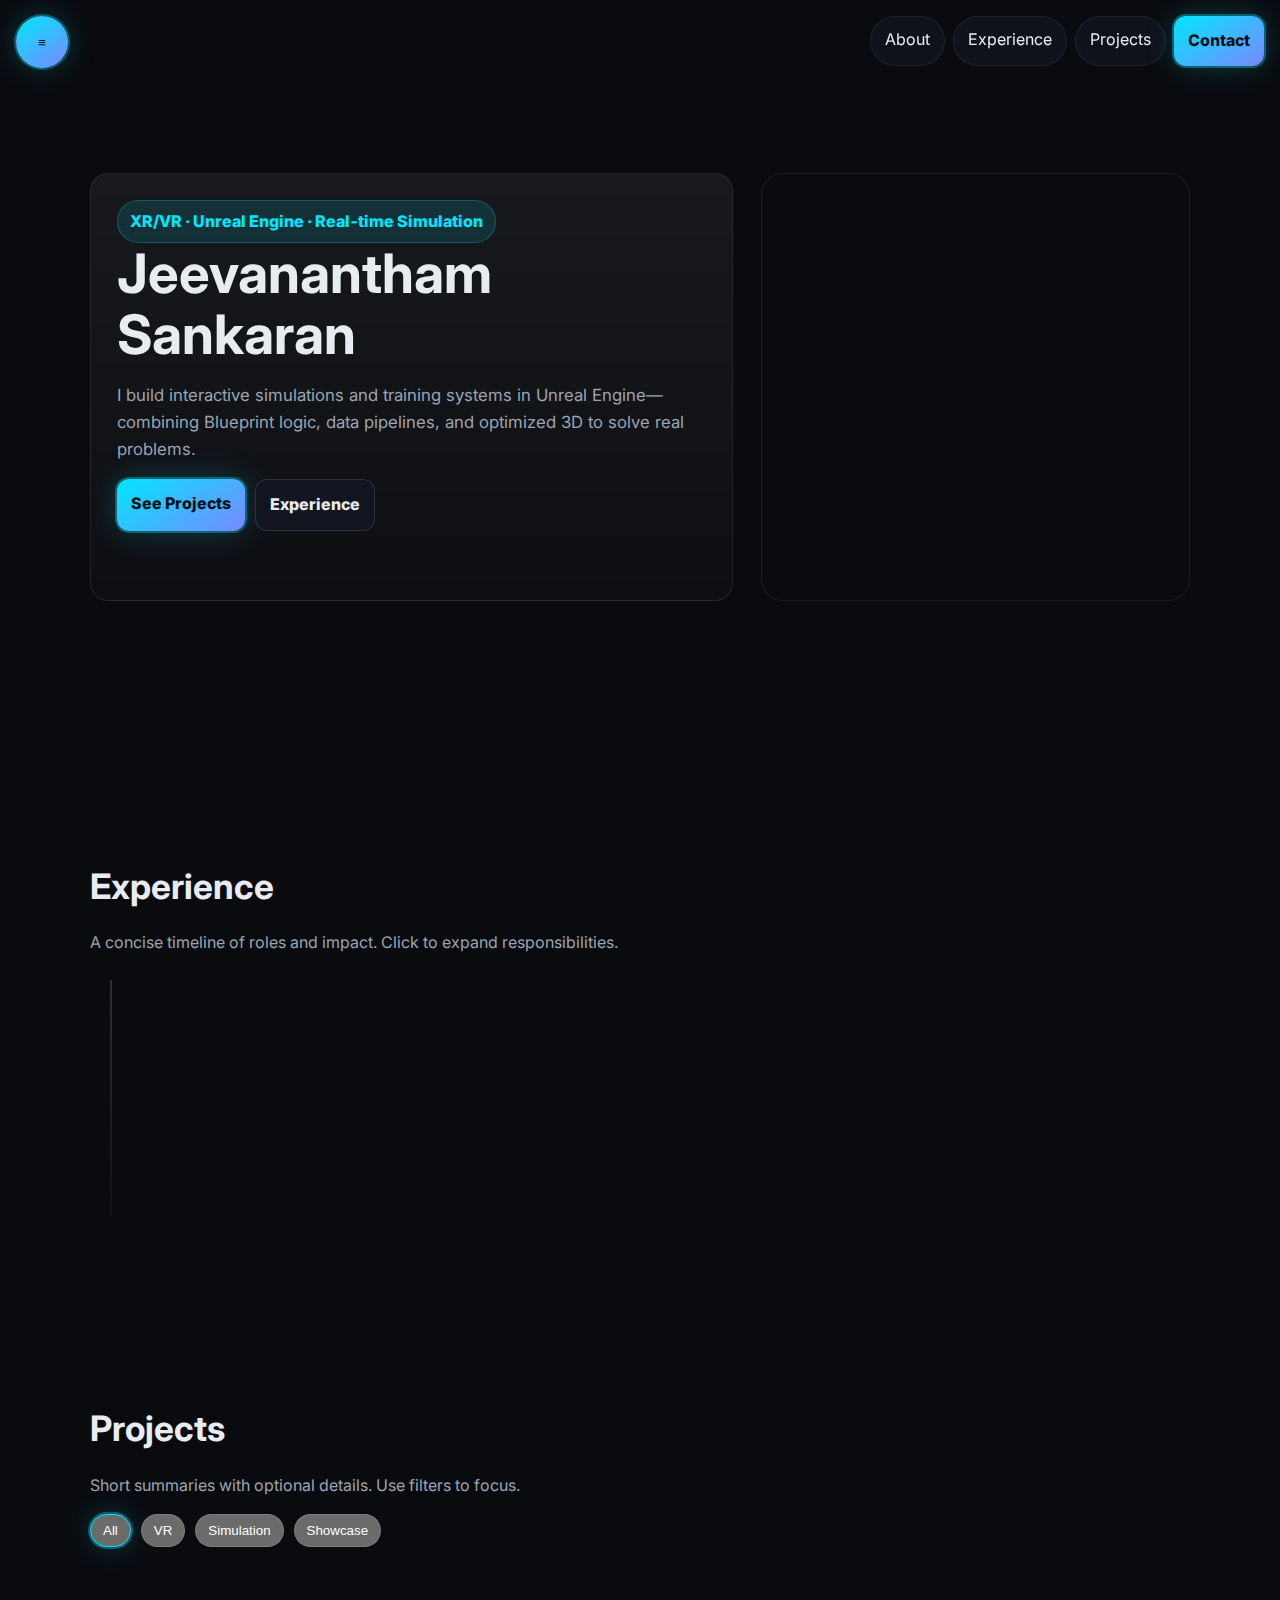
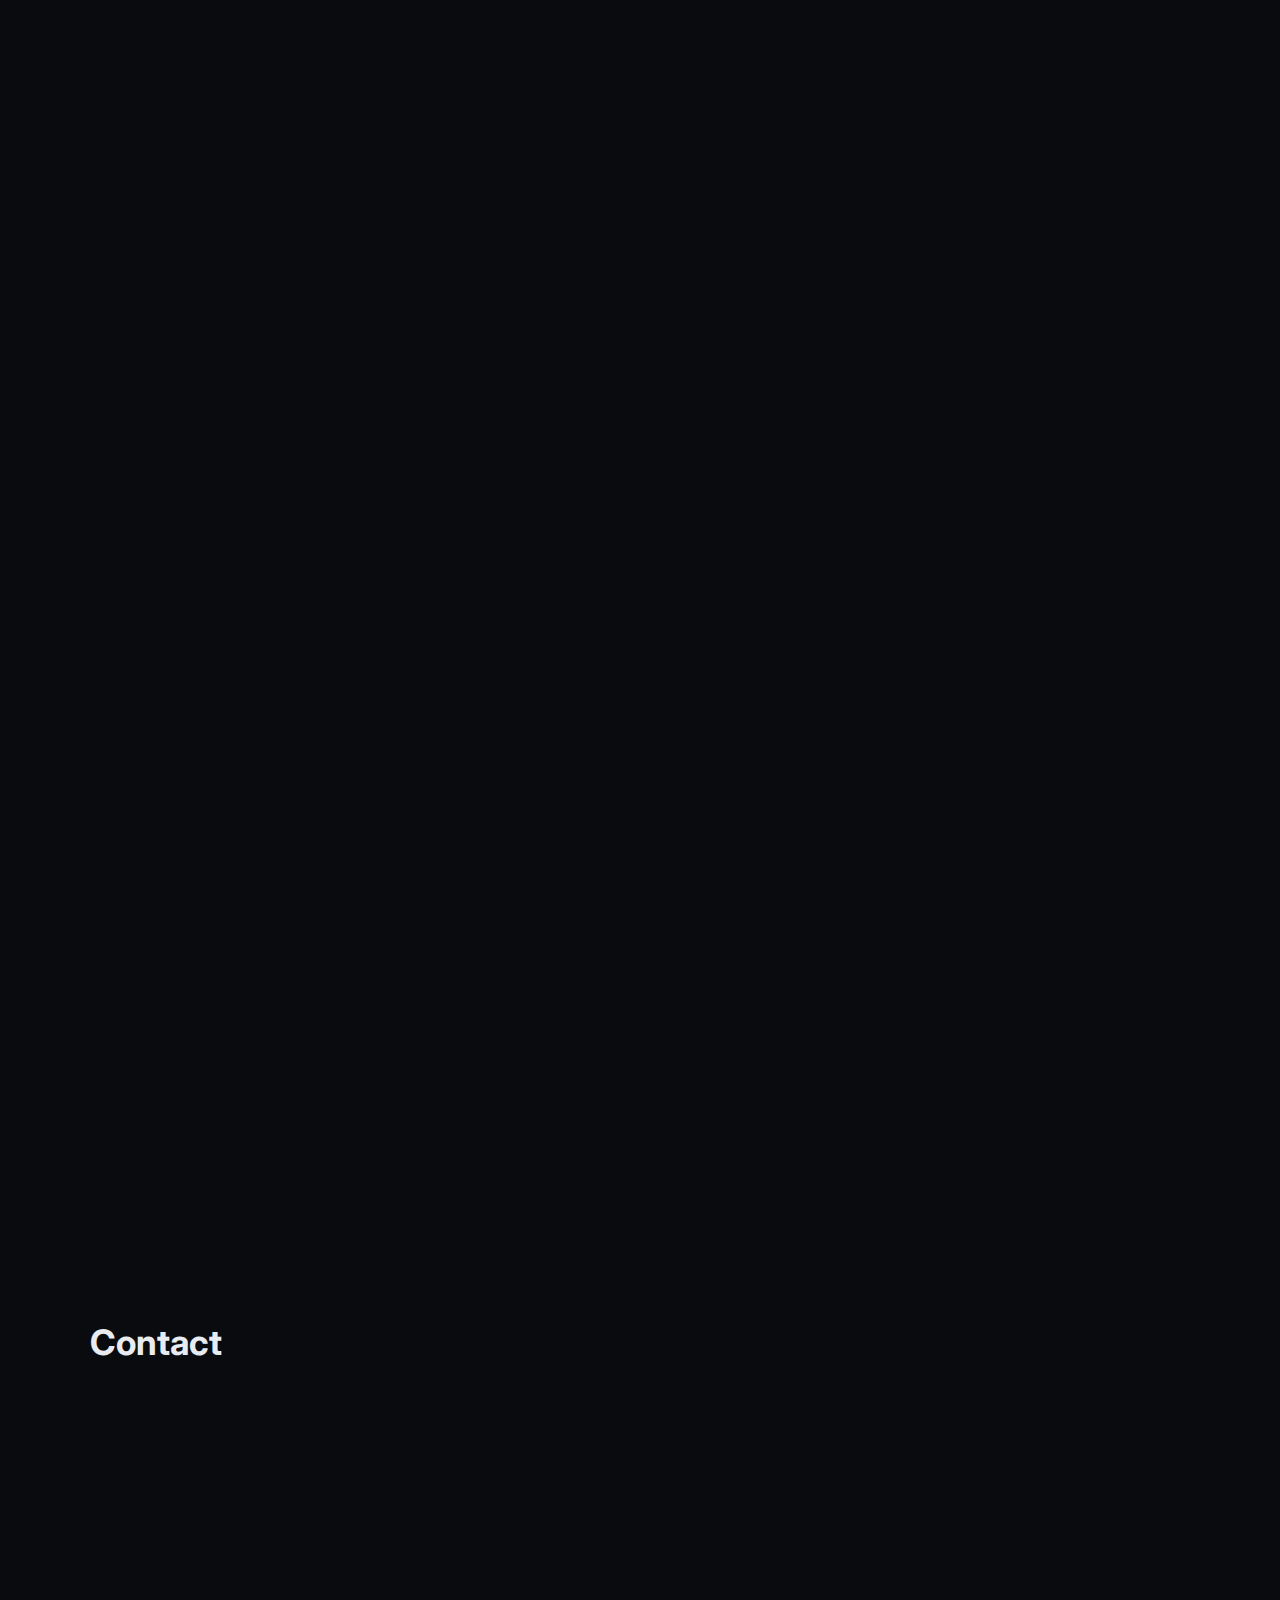
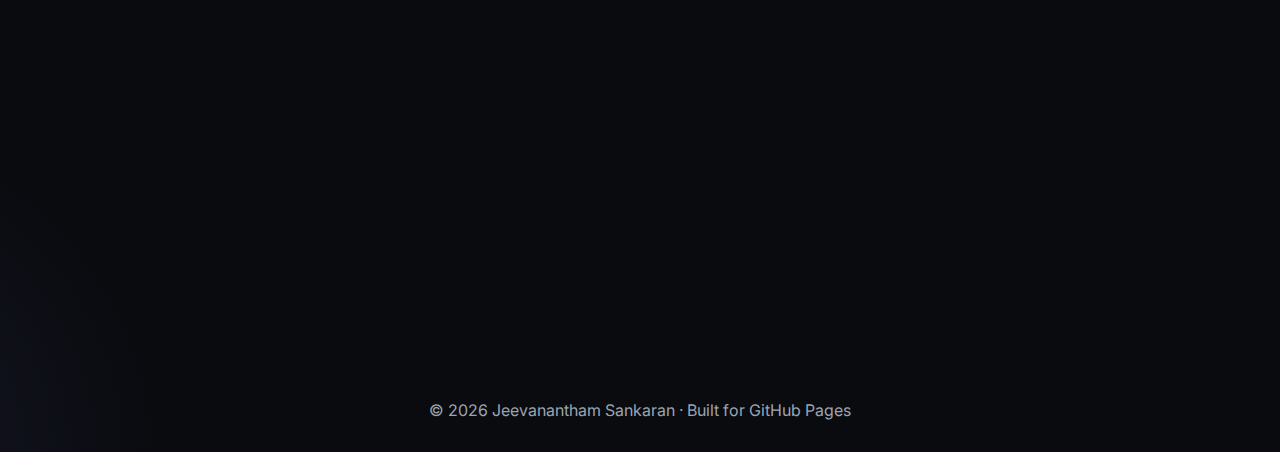
<file: index_new.html>
<!DOCTYPE html>
<html lang="en">
<head>
  <meta charset="utf-8" />
  <meta name="viewport" content="width=device-width, initial-scale=1" />
  <title>Jeevanantham Sankaran · XR/VR Portfolio</title>
  <link href="https://fonts.googleapis.com/css2?family=Inter:wght@400;600;700;800&display=swap" rel="stylesheet">
  <meta name="color-scheme" content="dark">
  <style>
    :root{
      --bg:#0a0b0f;
      --surface:#0f1117;
      --elev:#141826;
      --text:#e8ecf1;
      --muted:#9aa4b2;
      --brand:#00e6ff;
      --accent:#7a89ff;
      --ring: 0 0 0 2px rgba(0,230,255,.35), 0 0 30px rgba(0,230,255,.22);
      --radius:18px;
    }
    *{box-sizing:border-box}
    html{scroll-behavior:smooth}
    body{
      margin:0;
      font-family:"Inter", system-ui, -apple-system, Segoe UI, Roboto, Ubuntu, Arial;
      color:var(--text);
      background:
        radial-gradient(900px 500px at 120% -20%, rgba(0,230,255,.12), transparent 60%),
        radial-gradient(700px 600px at -20% 100%, rgba(122,137,255,.12), transparent 60%),
        var(--bg);
      line-height:1.6;
    }
    a{color:var(--text)}
    /* Left Corner Quick Button */
    #quickMenu { position:fixed; left:16px; top:16px; z-index:1000; display:flex; align-items:center; gap:10px; }
    #quickToggle {
      width:52px; height:52px; border-radius:999px; border:1px solid rgba(255,255,255,.08);
      background:linear-gradient(145deg, var(--brand), var(--accent)); color:#001015; font-weight:800; cursor:pointer;
      box-shadow:var(--ring);
    }
    #quickPanel {
      display:none; background:rgba(20,24,38,.9); border:1px solid rgba(255,255,255,.08);
      padding:8px; border-radius:999px; backdrop-filter: blur(8px);
    }
    #quickPanel a {
      text-decoration:none; color:var(--text); padding:8px 12px; border-radius:999px;
      border:1px solid rgba(255,255,255,.1); font-weight:700; margin-right:6px;
    }
    /* Top Right Nav */
    nav { position:fixed; right:16px; top:16px; z-index:999; display:flex; gap:8px; }
    nav a { text-decoration:none; padding:10px 14px; border-radius:999px; background:rgba(20,24,38,.55); border:1px solid rgba(255,255,255,.08); }
    nav a.btn { background:linear-gradient(145deg, var(--brand), var(--accent)); color:#001015; font-weight:800; box-shadow:var(--ring); border:none; }
    /* Containers */
    section { padding:84px 20px; }
    .wrap { width:min(1100px, 92vw); margin:0 auto; }
    h1 { font-size: clamp(2rem, 4.8vw, 3.4rem); line-height:1.12; margin:0 0 12px; }
    h2 { font-size: clamp(1.6rem, 3vw, 2.2rem); margin:0 0 10px; }
    .lead { color:var(--muted); max-width:820px }
    /* HERO */
    .hero { min-height:86vh; display:grid; place-items:center; position:relative; }
    .hero-inner { display:grid; grid-template-columns: 1.2fr .8fr; gap:28px; width:min(1100px,92vw); }
    .hero-card {
      background:linear-gradient(180deg, rgba(255,255,255,.06), rgba(255,255,255,.02));
      border:1px solid rgba(255,255,255,.08); border-radius:var(--radius); padding:26px;
    }
    .badge { display:inline-flex; gap:8px; align-items:center; padding:8px 12px; border-radius:999px;
             background:rgba(0,230,255,.12); color:var(--brand); font-weight:800; border:1px solid rgba(0,230,255,.25); }
    .subtitle { color:var(--muted); font-size:1.05rem; }
    .cta { margin-top:16px; display:flex; gap:10px; flex-wrap:wrap }
    .btn { text-decoration:none; padding:12px 14px; border-radius:12px; font-weight:800; border:1px solid rgba(255,255,255,.12); background:rgba(20,24,38,.6); }
    .btn.primary { background:linear-gradient(145deg, var(--brand), var(--accent)); color:#001015; border:none; box-shadow:var(--ring); }
    .hero-img { border-radius:22px; overflow:hidden; border:1px solid rgba(255,255,255,.08); aspect-ratio:1/1; background:url('https://images.unsplash.com/photo-1550751827-4bd374c3f58b?q=80&w=1200&auto=format&fit=crop') center/cover no-repeat; }
    @media (max-width:900px){ .hero-inner{ grid-template-columns:1fr } }
    /* TIMELINE */
    .timeline { position:relative; margin-top:24px; }
    .timeline::before {
      content:""; position:absolute; left:20px; top:0; bottom:0; width:2px; background:linear-gradient(180deg, rgba(255,255,255,.15), rgba(255,255,255,.03));
    }
    .titem {
      position:relative; margin-left:48px; margin-bottom:16px;
      background:var(--elev); border:1px solid rgba(255,255,255,.08); border-radius:16px; padding:14px 16px;
    }
    .titem::before {
      content:""; position:absolute; left:-32px; top:16px; width:16px; height:16px; border-radius:50%;
      background:linear-gradient(145deg, var(--brand), var(--accent)); box-shadow:0 0 0 4px rgba(0,230,255,.15);
    }
    .trow { display:flex; justify-content:space-between; gap:12px; flex-wrap:wrap; }
    .role { font-weight:800 }
    .period { color:var(--muted) }
    details { margin-top:6px }
    summary { cursor:pointer; font-weight:700 }
    /* PROJECTS */
    .filters{ display:flex; gap:10px; flex-wrap:wrap; margin:10px 0 18px }
    .chip{ border:1px solid rgba(255,255,255,.14); padding:8px 12px; border-radius:999px; cursor:pointer; user-select:none }
    .chip.active{ border-color:var(--brand); box-shadow:var(--ring) }
    .grid{ display:grid; grid-template-columns:repeat(12,1fr); gap:16px }
    .card{ grid-column:span 6; background:var(--elev); border:1px solid rgba(255,255,255,.08); border-radius:16px; overflow:hidden }
    @media (max-width:900px){ .card{ grid-column:span 12 } }
    .media{ position:relative; aspect-ratio:16/9; overflow:hidden }
    .media iframe, .media img{ position:absolute; inset:0; width:100%; height:100%; border:0 }
    .meta{ padding:14px 16px }
    .kvs{ display:flex; gap:8px; flex-wrap:wrap; margin:8px 0 6px }
    .kv{ font-size:.9rem; color:var(--muted) }
    .more{ margin-top:8px }
    /* CONTACT */
    .contact{ display:grid; grid-template-columns:1fr 1fr; gap:18px }
    @media (max-width:900px){ .contact{ grid-template-columns:1fr } }
    .panel{ background:var(--elev); border:1px solid rgba(255,255,255,.08); border-radius:16px; padding:16px }
    input, textarea{ width:100%; background:#0d1120; color:var(--text); border:1px solid rgba(255,255,255,.12); border-radius:12px; padding:12px; font:inherit; }
    .field{ display:grid; gap:6px; margin:8px 0 }
    footer{ padding:28px; text-align:center; color:var(--muted) }
    /* Reveal */
    .reveal{ opacity:0; transform:translateY(14px); transition: all .6s ease }
    .reveal.show{ opacity:1; transform:none }
  </style>
</head>
<body>
  <!-- Left-corner quick menu -->
  <div id="quickMenu" aria-label="Quick menu">
    <button id="quickToggle" title="Menu">≡</button>
    <div id="quickPanel" role="menu" aria-hidden="true">
      <a href="#about" role="menuitem">About</a>
      <a href="#experience" role="menuitem">Experience</a>
      <a href="#projects" role="menuitem">Projects</a>
      <a href="#contact" role="menuitem">Contact</a>
    </div>
  </div>

  <!-- Right-corner nav -->
  <nav>
    <a href="#about">About</a>
    <a href="#experience">Experience</a>
    <a href="#projects">Projects</a>
    <a class="btn">Contact</a>
  </nav>

  <!-- HERO -->
  <header id="about" class="hero">
    <div class="hero-inner reveal">
      <div class="hero-card">
        <span class="badge">XR/VR · Unreal Engine · Real‑time Simulation</span>
        <h1>Jeevanantham Sankaran</h1>
        <p class="subtitle">I build interactive simulations and training systems in Unreal Engine—combining Blueprint logic, data pipelines, and optimized 3D to solve real problems.</p>
        <div class="cta">
          <a class="btn primary" href="#projects">See Projects</a>
          <a class="btn" href="#experience">Experience</a>
        </div>
      </div>
      <div class="hero-img" aria-label="Your photo / VR themed image"></div>
    </div>
  </header>

  <!-- EXPERIENCE -->
  <section id="experience">
    <div class="wrap">
      <h2>Experience</h2>
      <p class="lead">A concise timeline of roles and impact. Click to expand responsibilities.</p>

      <div class="timeline">
        <article class="titem reveal">
          <div class="trow">
            <div>
              <div class="role">Research Assistant · IIT Bombay</div>
              <div class="kv">Mumbai, India</div>
            </div>
            <div class="period">Feb 2025 – Present</div>
          </div>
          <details>
            <summary>Highlights</summary>
            <ul>
              <li>Built VR systems in UE5.3 with Blueprint for hand tracking, collision, and gesture tools.</li>
              <li>Developed spline‑based vehicle animation, multi‑camera rigs, and spatial audio cues.</li>
              <li>Optimized assets (UVs, LODs, materials) for high‑FPS VR deployment.</li>
            </ul>
          </details>
        </article>

        <article class="titem reveal">
          <div class="trow">
            <div>
              <div class="role">Research Intern · University of Tennessee (UTK)</div>
              <div class="kv">Knoxville, USA</div>
            </div>
            <div class="period">Feb 2024 – Jun 2024</div>
          </div>
          <details>
            <summary>Highlights</summary>
            <ul>
              <li>Prototyped indoor emergency simulation in UE with OpenCV‑based detection.</li>
              <li>Implemented pathfinding + LED guidance; automated data pipeline for analysis.</li>
              <li>Delivered real‑time camera systems and performance‑tuned logic.</li>
            </ul>
          </details>
        </article>
      </div>
    </div>
  </section>

  <!-- PROJECTS -->
  <section id="projects">
    <div class="wrap">
      <h2>Projects</h2>
      <p class="lead">Short summaries with optional details. Use filters to focus.</p>

      <div class="filters">
        <button class="chip active" data-filter="all">All</button>
        <button class="chip" data-filter="vr">VR</button>
        <button class="chip" data-filter="simulation">Simulation</button>
        <button class="chip" data-filter="showcase">Showcase</button>
      </div>

      <div class="grid">
        <!-- Maharashtra Drone Mission -->
        <article class="card reveal" data-tags="vr simulation">
          <div class="media">
            <iframe src="https://www.youtube.com/embed/7zgsyIyo7qQ" title="Maharashtra Drone Mission"></iframe>
          </div>
          <div class="meta">
            <h3>Maharashtra Drone Mission — VR Truck Command Center</h3>
            <div class="kvs">
              <span class="kv"><strong>Client:</strong> Govt. of Maharashtra</span>
              <span class="kv"><strong>Stack:</strong> UE5 · Blueprints</span>
            </div>
            <p class="kv">VR simulation of a mobile command truck for monitoring and coordination.</p>
            <details class="more">
              <summary>Read more</summary>
              <p>Designed an interior “war room” with live screens, multi‑camera views, and spline‑driven vehicle motion. Interaction mechanics allow operators to switch perspectives, trigger events, and evaluate response plans in real time. Audio and lighting cues synchronize with vehicle dynamics to heighten immersion.</p>
            </details>
            <div class="kvs"><a class="btn" target="_blank" rel="noopener" href="https://youtu.be/7zgsyIyo7qQ">Watch Video</a></div>
          </div>
        </article>

        <!-- ASTERS -->
        <article class="card reveal" data-tags="simulation">
          <div class="media">
            <iframe src="https://www.youtube.com/embed/vZf56XWqUsY" title="ASTERS"></iframe>
          </div>
          <div class="meta">
            <h3>ASTERS: Active Shooter Tracking & Evacuation Routing</h3>
            <div class="kvs">
              <span class="kv"><strong>Sponsor:</strong> NSF (USA)</span>
              <span class="kv"><strong>Stack:</strong> UE · Python · OpenCV</span>
            </div>
            <p class="kv">Indoor simulation with detection, pathfinding, and LED‑guided evacuation.</p>
            <details class="more">
              <summary>Read more</summary>
              <p>Implemented computer‑vision based shooter detection and fed positions into a UE behavior system. A* routing computes egress paths; LED strips act as dynamic guidance. Data capture (CSV) enables replay and parameter sweeps for research on crowd safety and building layouts.</p>
            </details>
            <div class="kvs">
              <a class="btn" target="_blank" rel="noopener" href="https://youtu.be/vZf56XWqUsY">Watch Video</a>
              <a class="btn" target="_blank" rel="noopener" href="https://drive.google.com/file/d/1XUJs0Y8INELjnUNagX6r9uAhdaMSqK4y/view?usp=drive_link">Report</a>
            </div>
          </div>
        </article>

        <!-- VR Dental Training -->
        <article class="card reveal" data-tags="vr">
          <div class="media">
            <iframe src="https://www.youtube.com/embed/q3jmrM6cjmI" title="VR Dental Training"></iframe>
          </div>
          <div class="meta">
            <h3>VR Dental Training Simulation</h3>
            <div class="kvs">
              <span class="kv"><strong>Client:</strong> Incise Dental</span>
              <span class="kv"><strong>Stack:</strong> UE · Medical Scans</span>
            </div>
            <p class="kv">VR from real patient scans for repeatable dental training.</p>
            <details class="more">
              <summary>Read more</summary>
              <p>Converted CT/CBCT data into clean surface meshes and authored tool interactions with haptic‑friendly constraints. Scenarios simulate common procedures with step checks and timed performance, allowing safe practice and assessment.</p>
            </details>
            <div class="kvs"><a class="btn" target="_blank" rel="noopener" href="https://youtu.be/q3jmrM6cjmI">Watch Video</a></div>
          </div>
        </article>

        <!-- Ravana VR Showcase -->
        <article class="card reveal" data-tags="showcase vr">
          <div class="media">
            <iframe src="https://www.youtube.com/embed/1x3rMaC1Cc4" title="Ravana VR"></iframe>
          </div>
          <div class="meta">
            <h3>Ravana VR — Cinematic Showcase</h3>
            <div class="kvs">
              <span class="kv"><strong>Stack:</strong> UE · Blender</span>
            </div>
            <p class="kv">Cinematic VR retelling mythological stories with lighting and animation.</p>
            <details class="more">
              <summary>Read more</summary>
              <p>Crafted stylized environments, character motion, and synced audio beats for a stage‑ready experience. Focus on mood, camera language, and post‑effects to convey scale while meeting VR performance budgets.</p>
            </details>
            <div class="kvs"><a class="btn" target="_blank" rel="noopener" href="https://youtu.be/1x3rMaC1Cc4">Watch Video</a></div>
          </div>
        </article>
      </div>
    </div>
  </section>

  <!-- CONTACT -->
  <section id="contact">
    <div class="wrap">
      <h2>Contact</h2>
      <div class="contact">
        <div class="panel reveal">
          <p class="lead">Let’s collaborate on XR/VR, training sims, and real‑time visualization.</p>
          <div class="field">
            <label for="name">Name</label>
            <input id="name" placeholder="Your name">
          </div>
          <div class="field">
            <label for="email">Email</label>
            <input id="email" type="email" placeholder="you@example.com">
          </div>
          <div class="field">
            <label for="msg">Message</label>
            <textarea id="msg" rows="5" placeholder="Write your message…"></textarea>
          </div>
          <button class="btn primary" id="sendBtn" type="button">Create Email Draft</button>
        </div>
        <div class="panel reveal">
          <h3>Direct</h3>
          <p><strong>Email:</strong> <a href="mailto:jeevaofficial1407@gmail.com">jeevaofficial1407@gmail.com</a></p>
          <p><strong>Phone:</strong> <a href="tel:+918838813020">+91 8838813020</a></p>
          <p><strong>LinkedIn:</strong> <a href="https://www.linkedin.com/in/jeevananthamsankaran/" target="_blank" rel="noopener">/in/jeevananthamsankaran</a></p>
          <p><strong>ArtStation:</strong> <a href="https://jeevanathams07.artstation.com/" target="_blank" rel="noopener">jeevanathams07</a></p>
        </div>
      </div>
    </div>
  </section>

  <footer>© <span id="y"></span> Jeevanantham Sankaran · Built for GitHub Pages</footer>

  <script>
    // Left-corner menu toggle
    const toggle = document.getElementById('quickToggle');
    const panel = document.getElementById('quickPanel');
    toggle.addEventListener('click', ()=>{
      const open = panel.style.display === 'block';
      panel.style.display = open ? 'none' : 'block';
      panel.setAttribute('aria-hidden', open ? 'true' : 'false');
    });
    // Reveal on scroll
    const io = new IntersectionObserver(entries => {
      entries.forEach(e => { if (e.isIntersecting) e.target.classList.add('show'); });
    }, {threshold:.12});
    document.querySelectorAll('.reveal').forEach(el => io.observe(el));
    // Filters
    const chips = document.querySelectorAll('.chip');
    const cards = document.querySelectorAll('.card');
    chips.forEach(ch => ch.addEventListener('click', () => {
      chips.forEach(c=>c.classList.remove('active'));
      ch.classList.add('active');
      const f = ch.dataset.filter;
      cards.forEach(card => {
        if (f==='all') { card.style.display='block'; return; }
        const tags = card.dataset.tags.split(' ');
        card.style.display = tags.includes(f) ? 'block' : 'none';
      });
    }));
    // Contact mailto
    document.getElementById('sendBtn').addEventListener('click', () => {
      const name = (document.getElementById('name').value||'').trim();
      const email = (document.getElementById('email').value||'').trim();
      const msg = (document.getElementById('msg').value||'').trim();
      const subject = encodeURIComponent('Portfolio enquiry from ' + (name||'your website'));
      const body = encodeURIComponent(`Hello Jeevanantham,\n\n${msg}\n\nFrom: ${name}${email ? ' · ' + email : ''}`);
      window.location.href = `mailto:jeevaofficial1407@gmail.com?subject=${subject}&body=${body}`;
    });
    // Year
    document.getElementById('y').textContent = new Date().getFullYear();
  </script>
</body>
</html>
</file>
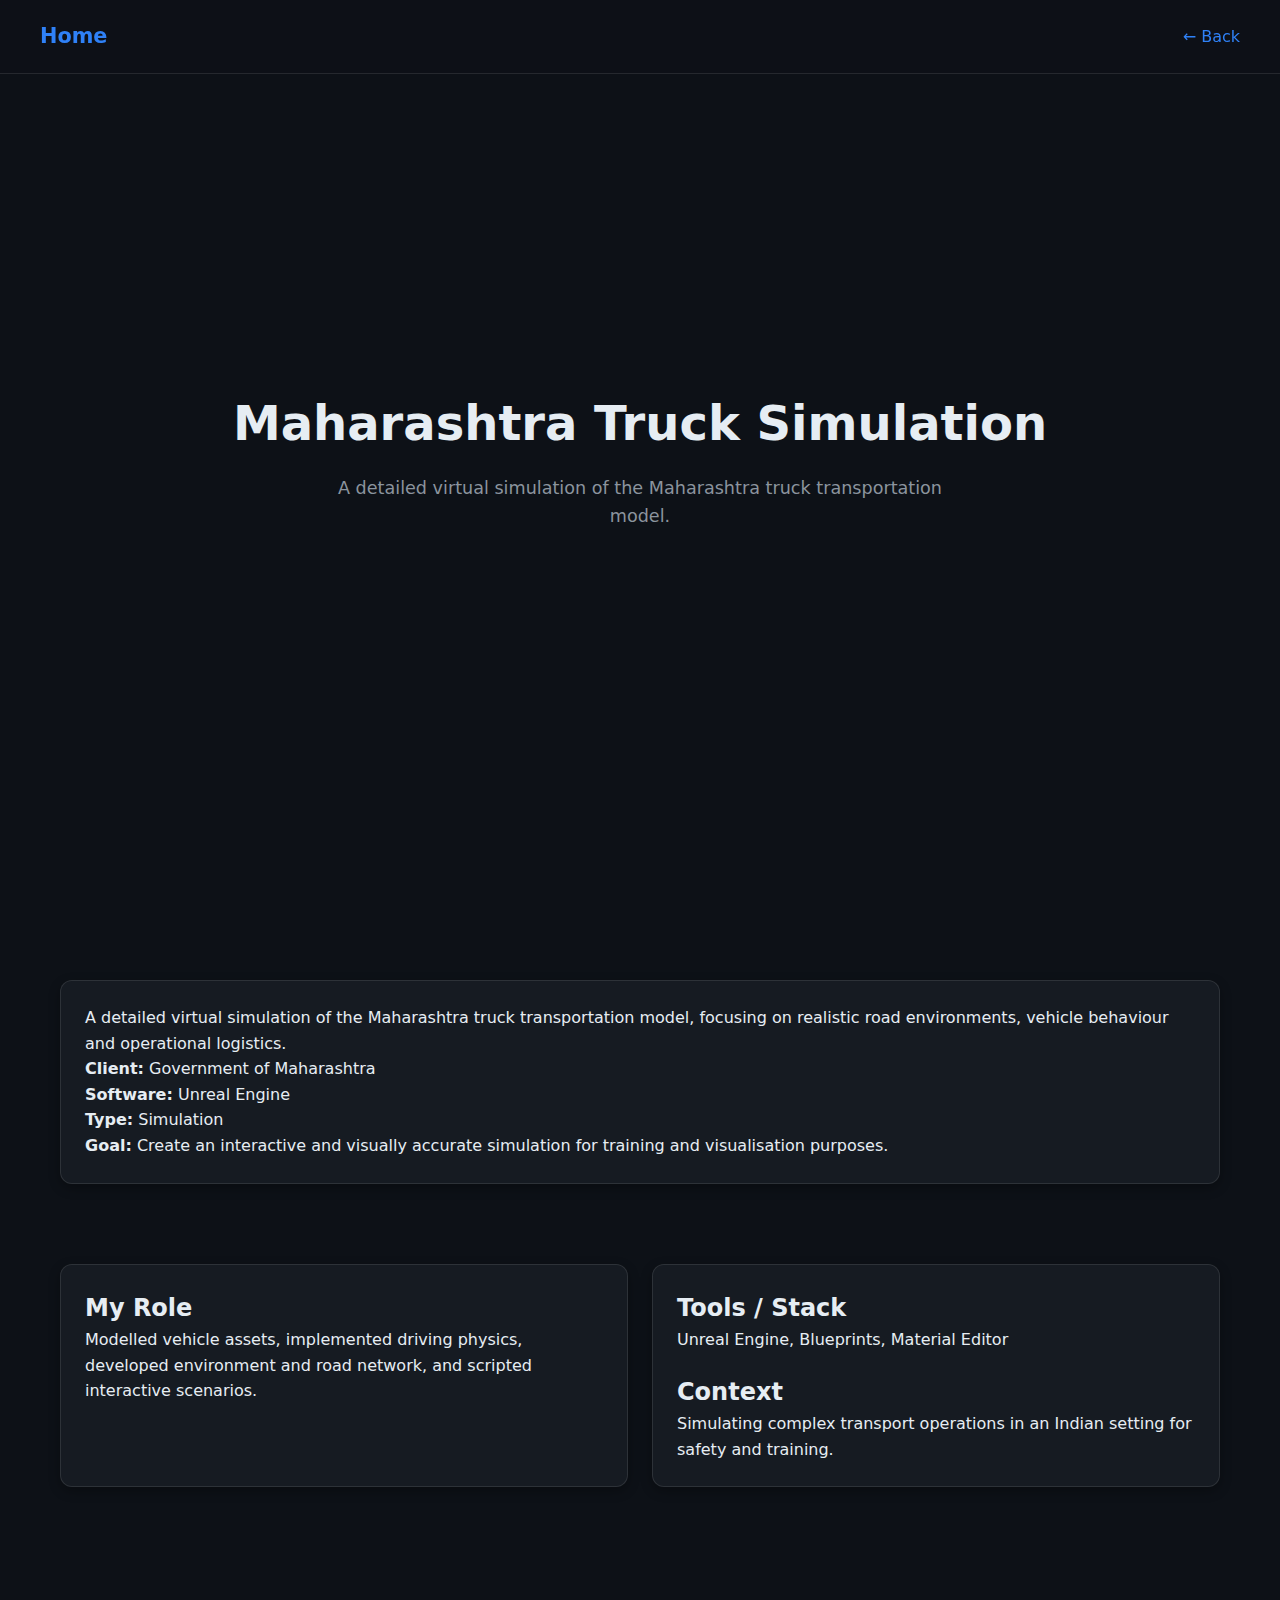
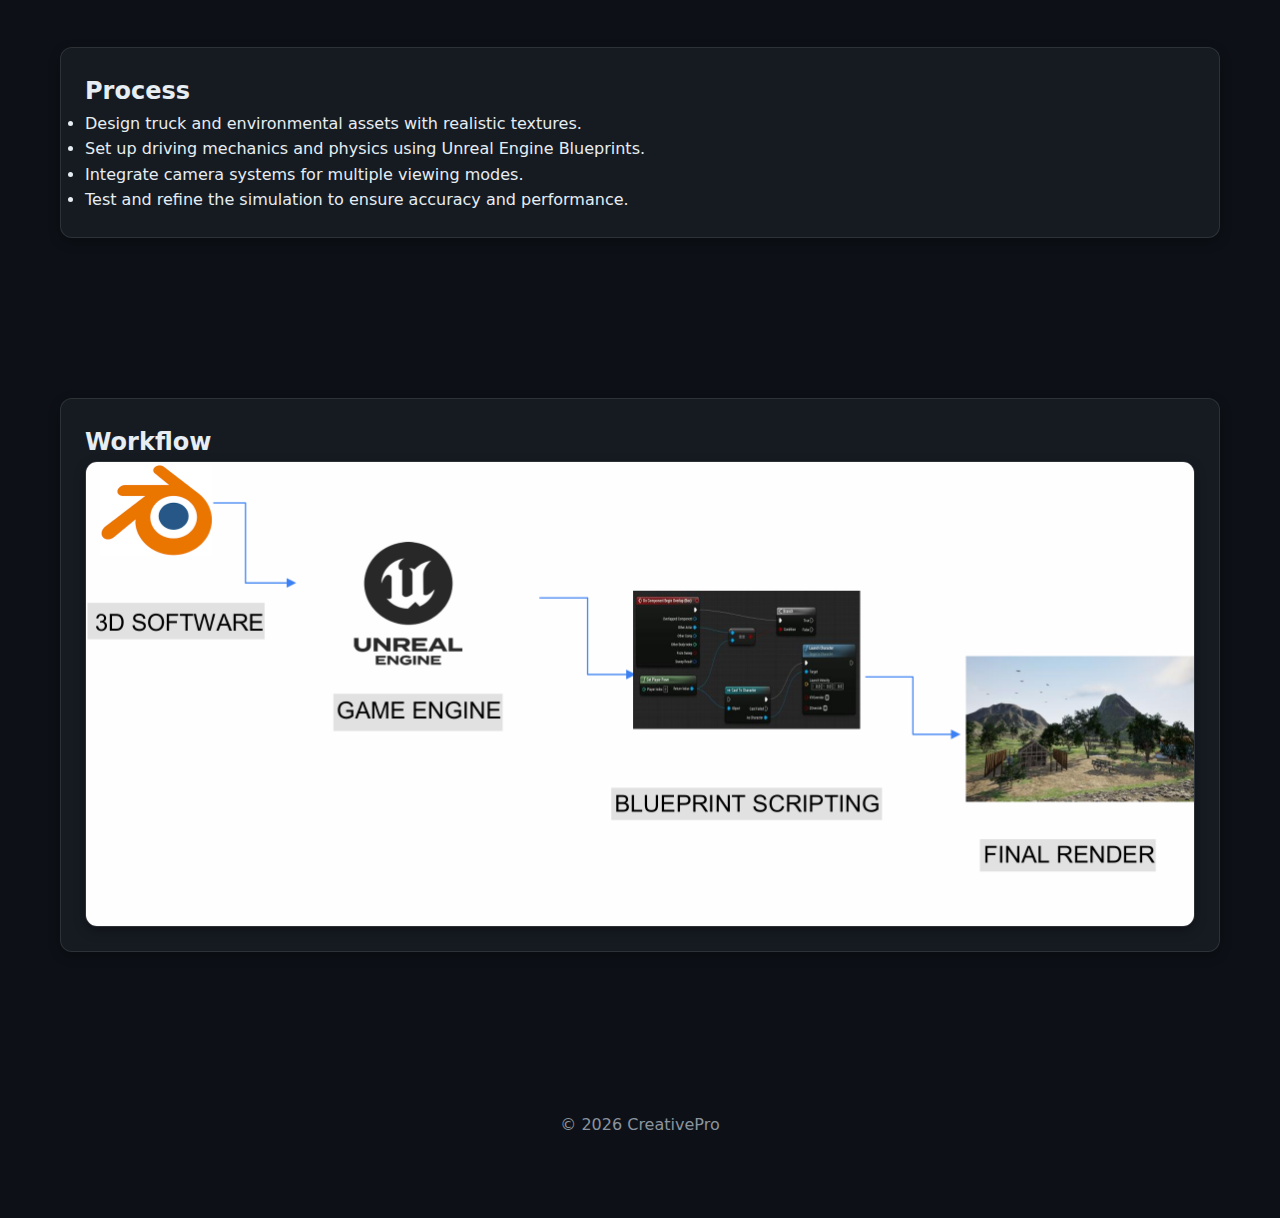
<file: maharashtra-truck.html>
<!DOCTYPE html>
<html lang="en">
<head>
  <meta charset="utf-8">
  <meta name="viewport" content="width=device-width, initial-scale=1">
  <title>Maharashtra Truck Simulation — Project</title>
  <!-- Use shared dark theme stylesheet -->
  <link rel="stylesheet" href="style.css">
</head>
<body>
  <!-- Hero section without animated swirls -->
  <header class="hero">
    <nav class="navbar">
      <div class="brand"><a href="index.html">Home</a></div>
      <div><a href="index.html">← Back</a></div>
    </nav>
    <div class="hero-content">
      <h1 class="hero-title">Maharashtra Truck Simulation</h1>
      <p class="hero-tagline">A detailed virtual simulation of the Maharashtra truck transportation model.</p>
      
      
      
    </div>
    <!-- Hero image for the truck project -->

  </header>

  <main>
    <section class="section">
      <div class="panel">
        <p>
          A detailed virtual simulation of the Maharashtra truck transportation model, focusing on realistic road environments, vehicle behaviour and operational logistics.
        </p>
        <p>
          <strong>Client:</strong> Government of Maharashtra<br>
          <strong>Software:</strong> Unreal Engine<br>
          <strong>Type:</strong> Simulation<br>
          <strong>Goal:</strong> Create an interactive and visually accurate simulation for training and visualisation purposes.
        </p>
      </div>
    </section>

    <section class="section" style="padding-top:0;">
      <div class="two-col">
        <div class="panel">
          <h2>My Role</h2>
          <p>Modelled vehicle assets, implemented driving physics, developed environment and road network, and scripted interactive scenarios.</p>
        </div>
        <div class="panel">
          <h2>Tools / Stack</h2>
          <p>Unreal Engine, Blueprints, Material Editor</p>
          <h2 style="margin-top:20px;">Context</h2>
          <p>Simulating complex transport operations in an Indian setting for safety and training.</p>
        </div>
      </div>
    </section>

    <section class="section">
      <div class="panel">
        <h2>Process</h2>
        <ul>
          <li>Design truck and environmental assets with realistic textures.</li>
          <li>Set up driving mechanics and physics using Unreal Engine Blueprints.</li>
          <li>Integrate camera systems for multiple viewing modes.</li>
          <li>Test and refine the simulation to ensure accuracy and performance.</li>
        </ul>
      </div>
    </section>
<!-- Workflow image with network nodes -->
    <section class="section">
      <div class="panel">
        <h2>Workflow</h2>
        <div style="display:flex; justify-content:center;">
          <img src="./M-1.png" alt="Workflow" loading="lazy"
               style="max-width:100%; height:auto; border-radius:12px; border:1px solid var(--border); box-shadow:var(--shadow);">
        </div>
      </div>
    </section>
    <footer class="section" style="text-align:center; color:var(--muted);">
      &copy; <script>document.write(new Date().getFullYear());</script> CreativePro
    </footer>
  </main>
</body>
</html>
</file>
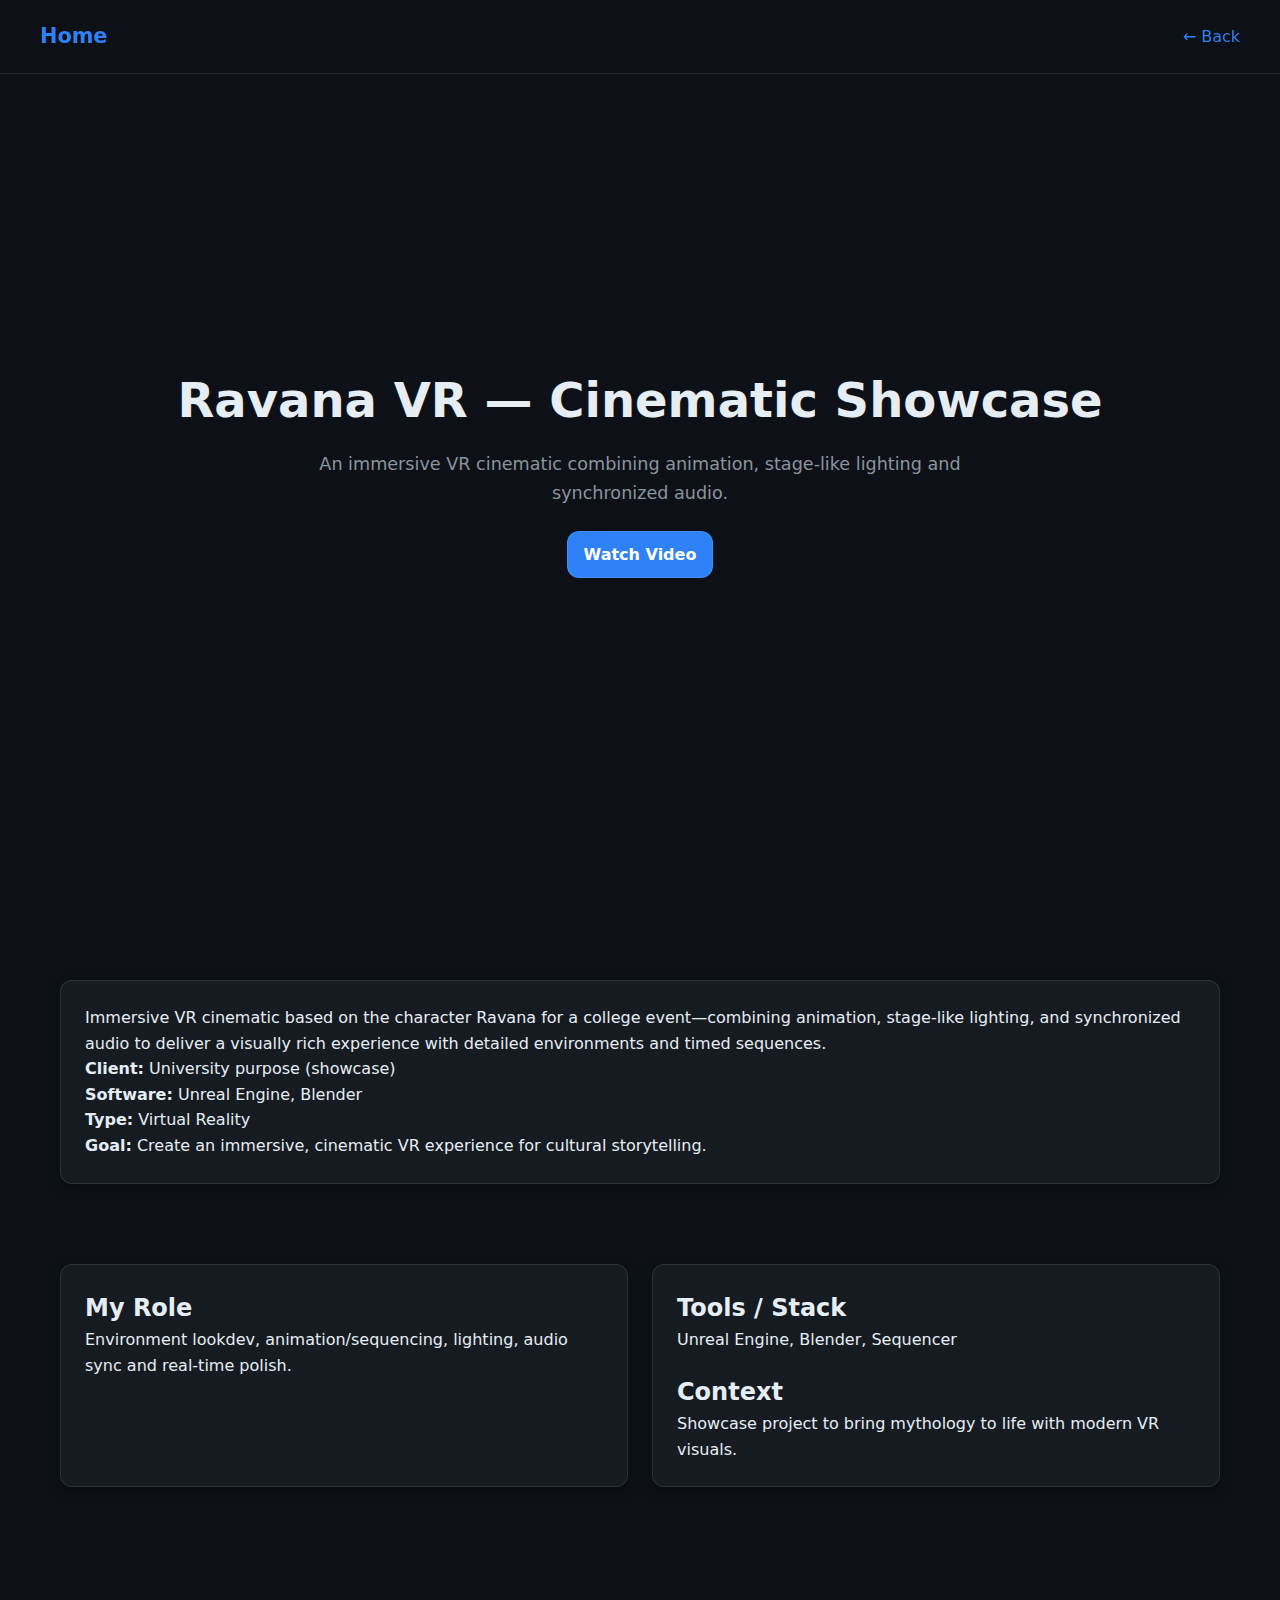
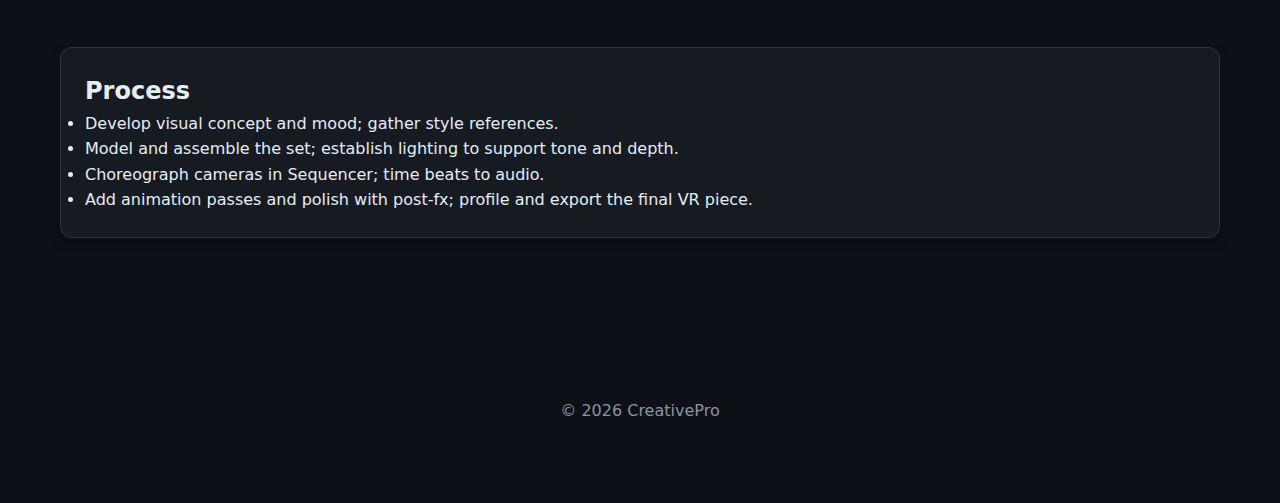
<file: ravana-vr.html>
<!DOCTYPE html>
<html lang="en">
<head>
  <meta charset="utf-8">
  <meta name="viewport" content="width=device-width, initial-scale=1">
  <title>Ravana VR — Cinematic Showcase — Project</title>
  <!-- Use shared dark theme stylesheet -->
  <link rel="stylesheet" href="style.css">
</head>
<body>
  <!-- Hero section without animated swirls -->
  <header class="hero">
    <nav class="navbar">
      <div class="brand"><a href="index.html">Home</a></div>
      <div><a href="creative.html">← Back</a></div>
    </nav>
    <div class="hero-content">
      <h1 class="hero-title">Ravana VR — Cinematic Showcase</h1>
      <p class="hero-tagline">An immersive VR cinematic combining animation, stage‑like lighting and synchronized audio.</p>
      <div class="hero-cta">
        <a class="btn" href="https://youtu.be/1x3rMaC1Cc4" target="_blank" rel="noopener">Watch Video</a>
      </div>
    </div>
    <!-- Hero image for Ravana VR -->
   
  </header>

  <main>
    <section class="section">
      <div class="panel">
        <p>Immersive VR cinematic based on the character Ravana for a college event—combining animation, stage‑like lighting, and synchronized audio to deliver a visually rich experience with detailed environments and timed sequences.</p>
        <p>
          <strong>Client:</strong> University purpose (showcase)<br>
          <strong>Software:</strong> Unreal Engine, Blender<br>
          <strong>Type:</strong> Virtual Reality<br>
          <strong>Goal:</strong> Create an immersive, cinematic VR experience for cultural storytelling.
        </p>
      </div>
    </section>

    <section class="section" style="padding-top:0;">
      <div class="two-col">
        <div class="panel">
          <h2>My Role</h2>
          <p>Environment lookdev, animation/sequencing, lighting, audio sync and real‑time polish.</p>
        </div>
        <div class="panel">
          <h2>Tools / Stack</h2>
          <p>Unreal Engine, Blender, Sequencer</p>
          <h2 style="margin-top:20px;">Context</h2>
          <p>Showcase project to bring mythology to life with modern VR visuals.</p>
        </div>
      </div>
    </section>

    <section class="section">
      <div class="panel">
        <h2>Process</h2>
        <ul>
          <li>Develop visual concept and mood; gather style references.</li>
          <li>Model and assemble the set; establish lighting to support tone and depth.</li>
          <li>Choreograph cameras in Sequencer; time beats to audio.</li>
          <li>Add animation passes and polish with post‑fx; profile and export the final VR piece.</li>
        </ul>
      </div>
    </section>

    <footer class="section" style="text-align:center; color:var(--muted);">
      &copy; <script>document.write(new Date().getFullYear());</script> CreativePro
    </footer>
  </main>
</body>
</html>
</file>
<file: style.css>
/*
  This stylesheet powers the creative portfolio layout.  
  It introduces a dark colour palette, expressive typography,
  animated swirls in the hero section and responsive layouts
  for your projects, experience, skills and contact sections.  
  Feel free to tweak colours, spacing and animation timings to
  better suit your personal aesthetic.
*/

/* Colour variables allow easy theme adjustments */
:root {
  --bg: #0d1117;
  --surface: #161b22;
  --text: #e6edf3;
  --muted: #8b949e;
  --accent: #00b48a;
  --brand: #2f81f7;
  --border: rgba(255,255,255,0.1);
  --radius: 12px;
  --shadow: 0 4px 12px rgba(0, 0, 0, 0.3);
}

/* Reset some default styles */
* {
  box-sizing: border-box;
  margin: 0;
  padding: 0;
}
html {
  scroll-behavior: smooth;
}
body {
  font-family: "Inter", system-ui, -apple-system, Segoe UI, Roboto, Helvetica, Arial, sans-serif;
  color: var(--text);
  background-color: var(--bg);
  line-height: 1.6;
}
a {
  color: var(--brand);
  text-decoration: none;
}
a:hover {
  text-decoration: underline;
}

/* Utility classes */
.btn {
  display: inline-flex;
  align-items: center;
  justify-content: center;
  padding: 10px 16px;
  border-radius: var(--radius);
  border: 1px solid var(--border);
  background-color: var(--brand);
  color: #fff;
  font-weight: 600;
  transition: background-color 0.2s ease, transform 0.2s ease;
  cursor: pointer;
}
.btn:hover {
  background-color: #1f6fd1;
  transform: translateY(-2px);
}
.btn:active {
  transform: translateY(0);
}
.btn-secondary {
  background-color: transparent;
  color: var(--brand);
  border-color: var(--brand);
}
.btn-secondary:hover {
  background-color: rgba(47, 129, 247, 0.1);
}
.btn-link {
  background: transparent;
  border: none;
  color: var(--brand);
  padding: 0;
}
.btn-link:hover {
  text-decoration: underline;
  transform: none;
}

/* Navbar */
.navbar {
  position: absolute;
  top: 0;
  left: 0;
  width: 100%;
  padding: 20px 40px;
  display: flex;
  justify-content: space-between;
  align-items: center;
  z-index: 10;
  backdrop-filter: blur(8px);
  background: rgba(13,17,23,0.6);
  border-bottom: 1px solid var(--border);
}
.brand {
  font-weight: 800;
  font-size: 1.3rem;
}
.navlinks {
  list-style: none;
  display: flex;
  gap: 20px;
}
.navlinks a {
  color: var(--text);
  padding: 8px 12px;
  border-radius: var(--radius);
  transition: background-color 0.2s ease;
}
.navlinks a:hover {
  background-color: rgba(255,255,255,0.08);
  text-decoration: none;
}

/* Hero section */
.hero {
  position: relative;
  min-height: 100vh;
  display: flex;
  flex-direction: column;
  justify-content: center;
  align-items: center;
  overflow: hidden;
  padding: 120px 40px 80px;
  text-align: center;
}
.hero-title {
  font-size: clamp(1.8rem, 4.5vw, 3rem);
  font-weight: 800;
  margin-bottom: 12px;
}
.hero-tagline {
  max-width: 650px;
  color: var(--muted);
  font-size: 1.1rem;
  margin: 0 auto 24px;
}
.hero-cta {
  display: flex;
  gap: 16px;
  justify-content: center;
  flex-wrap: wrap;
}
.hero-image {
  position: absolute;
  bottom: 0;
  width: 50%;
  max-width: 420px;
  z-index: 1;
  pointer-events: none;
  user-select: none;
}

/* Swirl animations.  Each swirl is an elliptical ring that rotates slowly around the avatar. */
.swirl {
  position: absolute;
  border: 3px solid var(--accent);
  border-radius: 50%;
  opacity: 0.6;
  pointer-events: none;
}
.swirl1 {
  width: 700px;
  height: 280px;
  top: 25%;
  left: 50%;
  transform: translateX(-50%);
  animation: rotateClockwise 18s linear infinite;
}
.swirl2 {
  width: 600px;
  height: 240px;
  top: 45%;
  left: 50%;
  transform: translateX(-50%) rotate(30deg);
  animation: rotateCounter 14s linear infinite;
}
.swirl3 {
  width: 550px;
  height: 200px;
  top: 65%;
  left: 50%;
  transform: translateX(-50%) rotate(-20deg);
  animation: rotateClockwise 20s linear infinite;
}
@keyframes rotateClockwise {
  from { transform: translateX(-50%) rotate(0deg); }
  to   { transform: translateX(-50%) rotate(360deg); }
}
@keyframes rotateCounter {
  from { transform: translateX(-50%) rotate(360deg); }
  to   { transform: translateX(-50%) rotate(0deg); }
}

/* Sections */
.section {
  padding: 80px 20px;
  max-width: 1200px;
  margin: 0 auto;
}
.section-title {
  font-size: 1.6rem;
  font-weight: 700;
  margin-bottom: 24px;
  text-align: center;
}

/* About section */
.about-text {
  max-width: 800px;
  margin: 0 auto;
  font-size: 1rem;
  line-height: 1.7;
  color: var(--muted);
  overflow: hidden;
  transition: max-height 0.4s ease;
}
.about-text.collapsed {
  max-height: 0;
  padding-bottom: 0;
}
.about-text:not(.collapsed) {
  max-height: 400px;
  padding-bottom: 16px;
}
.about-toggle {
  display: block;
  margin: 12px auto 0;
}

/* Projects */
.card-grid {
  display: grid;
  grid-template-columns: repeat(auto-fill, minmax(260px, 1fr));
  gap: 24px;
}
.card {
  background-color: var(--surface);
  border: 1px solid var(--border);
  border-radius: var(--radius);
  overflow: hidden;
  display: flex;
  flex-direction: column;
  box-shadow: var(--shadow);
  transition: transform 0.15s ease, box-shadow 0.15s ease;
}
.card:hover {
  transform: translateY(-4px);
  box-shadow: 0 8px 20px rgba(0,0,0,0.5);
}
.card-thumb {
  aspect-ratio: 16/9;
  background-size: cover;
  background-position: center;
}
.card-body {
  padding: 16px;
  display: flex;
  flex-direction: column;
  gap: 12px;
  flex: 1;
}
.card-title {
  font-size: 1.1rem;
  font-weight: 700;
  color: var(--text);
}
.card-tags {
  display: flex;
  flex-wrap: wrap;
  gap: 6px;
}
.tag {
  background-color: rgba(255,255,255,0.1);
  color: var(--muted);
  padding: 4px 8px;
  font-size: 0.8rem;
  border-radius: 999px;
}
.card-actions {
  margin-top: auto;
  display: flex;
  gap: 8px;
  flex-wrap: wrap;
}

/* Experience & certificates */
.two-col {
  display: grid;
  grid-template-columns: repeat(auto-fit, minmax(280px, 1fr));
  gap: 24px;
}
.panel {
  background-color: var(--surface);
  border: 1px solid var(--border);
  border-radius: var(--radius);
  padding: 24px;
  box-shadow: var(--shadow);
}
.list {
  list-style: none;
  display: flex;
  flex-direction: column;
  gap: 16px;
}
.list-item, .list-link {
  display: flex;
  justify-content: space-between;
  align-items: flex-start;
  padding: 12px 0;
  border-bottom: 1px solid rgba(255,255,255,0.08);
}
.list-item:last-child, .list-link:last-child {
  border-bottom: none;
}
.item-main {
  display: flex;
  flex-direction: column;
  gap: 4px;
}
.place {
  font-weight: 700;
  color: var(--text);
}
.where, .when {
  color: var(--muted);
  font-size: 0.9rem;
}
.list-link a {
  color: var(--brand);
}

/* Skills */
.tabs {
  display: flex;
  justify-content: center;
  gap: 12px;
  flex-wrap: wrap;
  margin-bottom: 24px;
}
.tab {
  padding: 8px 16px;
  border-radius: 999px;
  border: 1px solid var(--border);
  background-color: rgba(255,255,255,0.05);
  color: var(--text);
  cursor: pointer;
  transition: background-color 0.2s ease;
}
.tab.active, .tab:hover {
  background-color: var(--brand);
  color: #fff;
}

.tiles {
  display: grid;
  grid-template-columns: repeat(auto-fill, minmax(160px, 1fr));
  gap: 20px;
}
.tile {
  background-color: var(--surface);
  border: 1px solid var(--border);
  border-radius: var(--radius);
  overflow: hidden;
  box-shadow: var(--shadow);
  transition: transform 0.2s ease, box-shadow 0.2s ease;
}
.tile:hover {
  transform: translateY(-4px);
  box-shadow: 0 8px 20px rgba(0,0,0,0.5);
}
.tile-thumb {
  aspect-ratio: 16/9;
  background-size: cover;
  background-position: center;
}
.tile-caption {
  padding: 12px;
  text-align: center;
  font-weight: 600;
}

/* Contact */
.contact-chips {
  display: flex;
  flex-wrap: wrap;
  gap: 12px;
  justify-content: center;
}
.chip {
  display: inline-flex;
  align-items: center;
  gap: 8px;
  padding: 10px 16px;
  background-color: var(--surface);
  border: 1px solid var(--border);
  border-radius: 999px;
  color: var(--text);
  transition: background-color 0.2s ease;
}
.chip:hover {
  background-color: rgba(255,255,255,0.05);
}

/* Footer */
.footer {
  text-align: center;
  padding: 40px 20px;
  color: var(--muted);
  font-size: 0.9rem;
  border-top: 1px solid var(--border);
  background-color: var(--surface);
}

@media (max-width: 600px) {
  .navbar {
    padding: 16px 20px;
  }
  .hero-title {
    font-size: 1.6rem;
  }
  .hero-tagline {
    font-size: 0.95rem;
  }
  .hero-image {
    width: 70%;
  }
  .swirl1, .swirl2, .swirl3 {
    width: 480px;
    height: 200px;
  }
}
</file>
